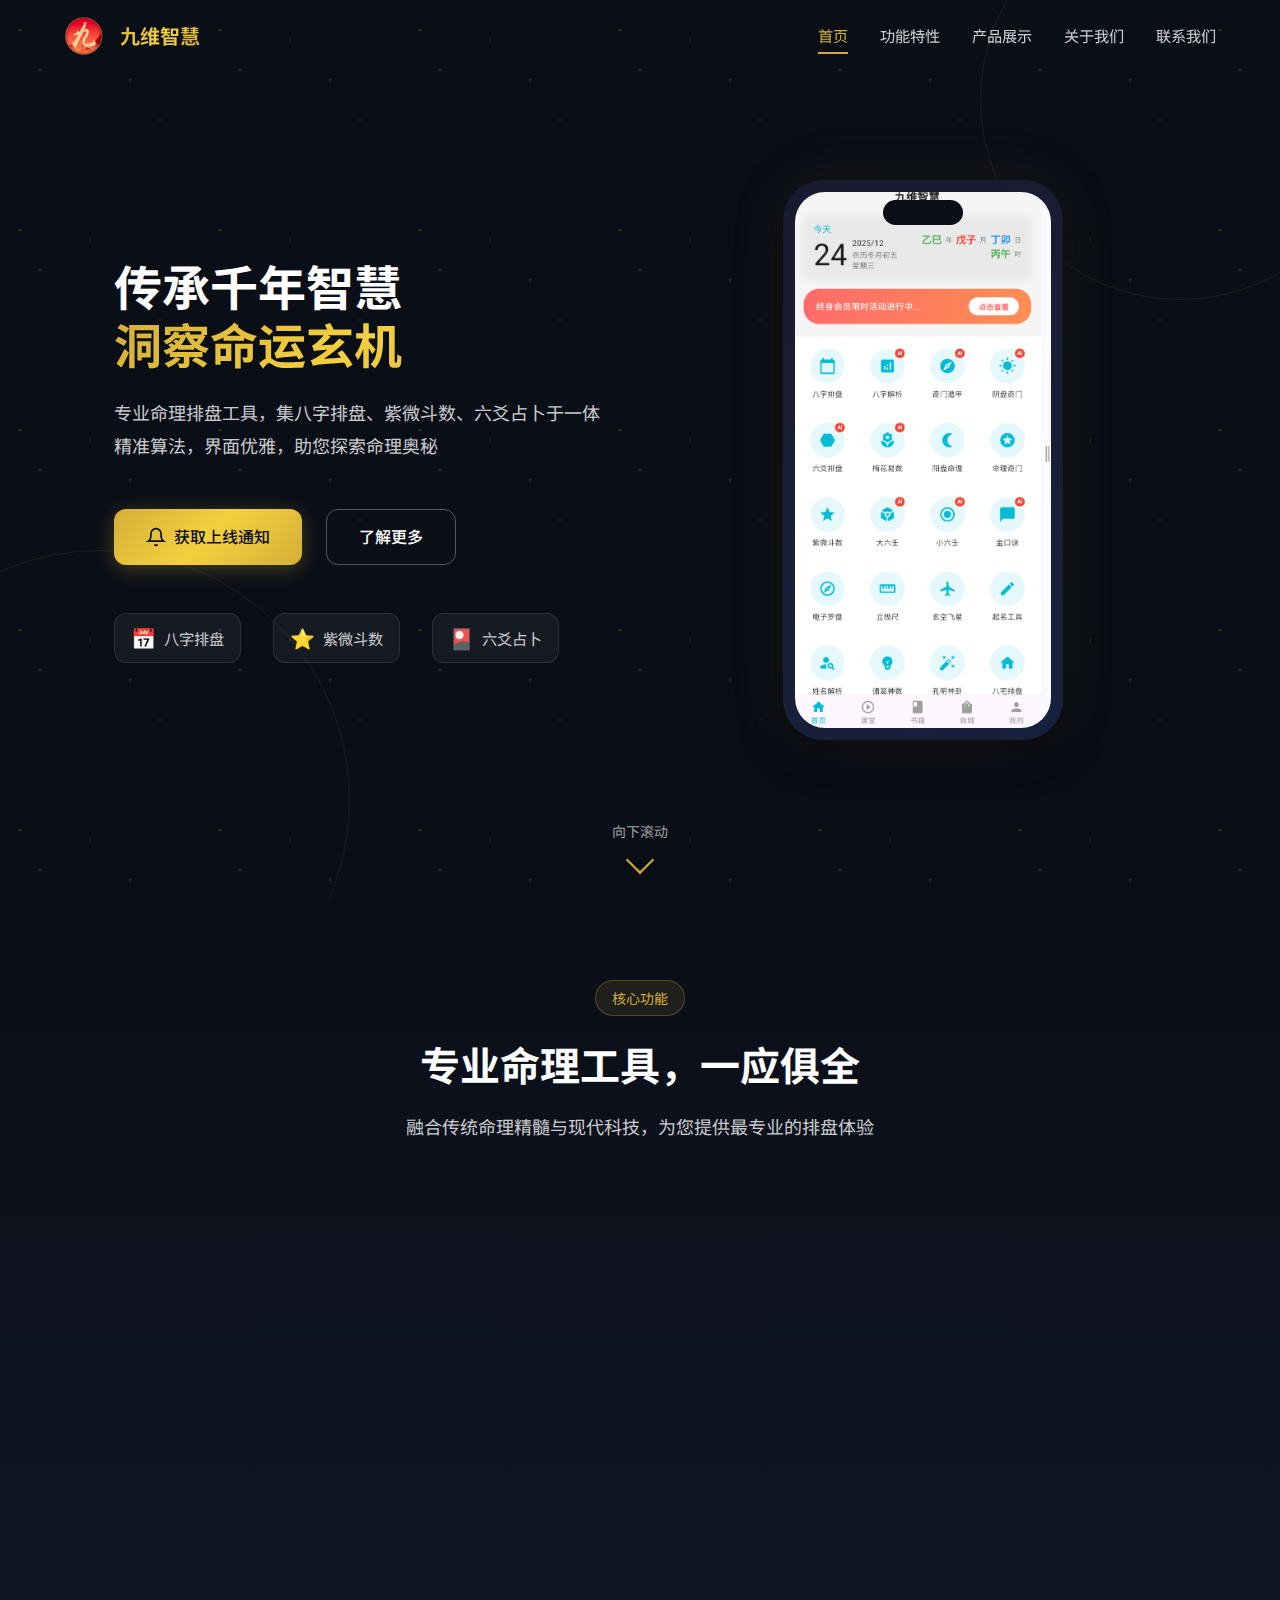
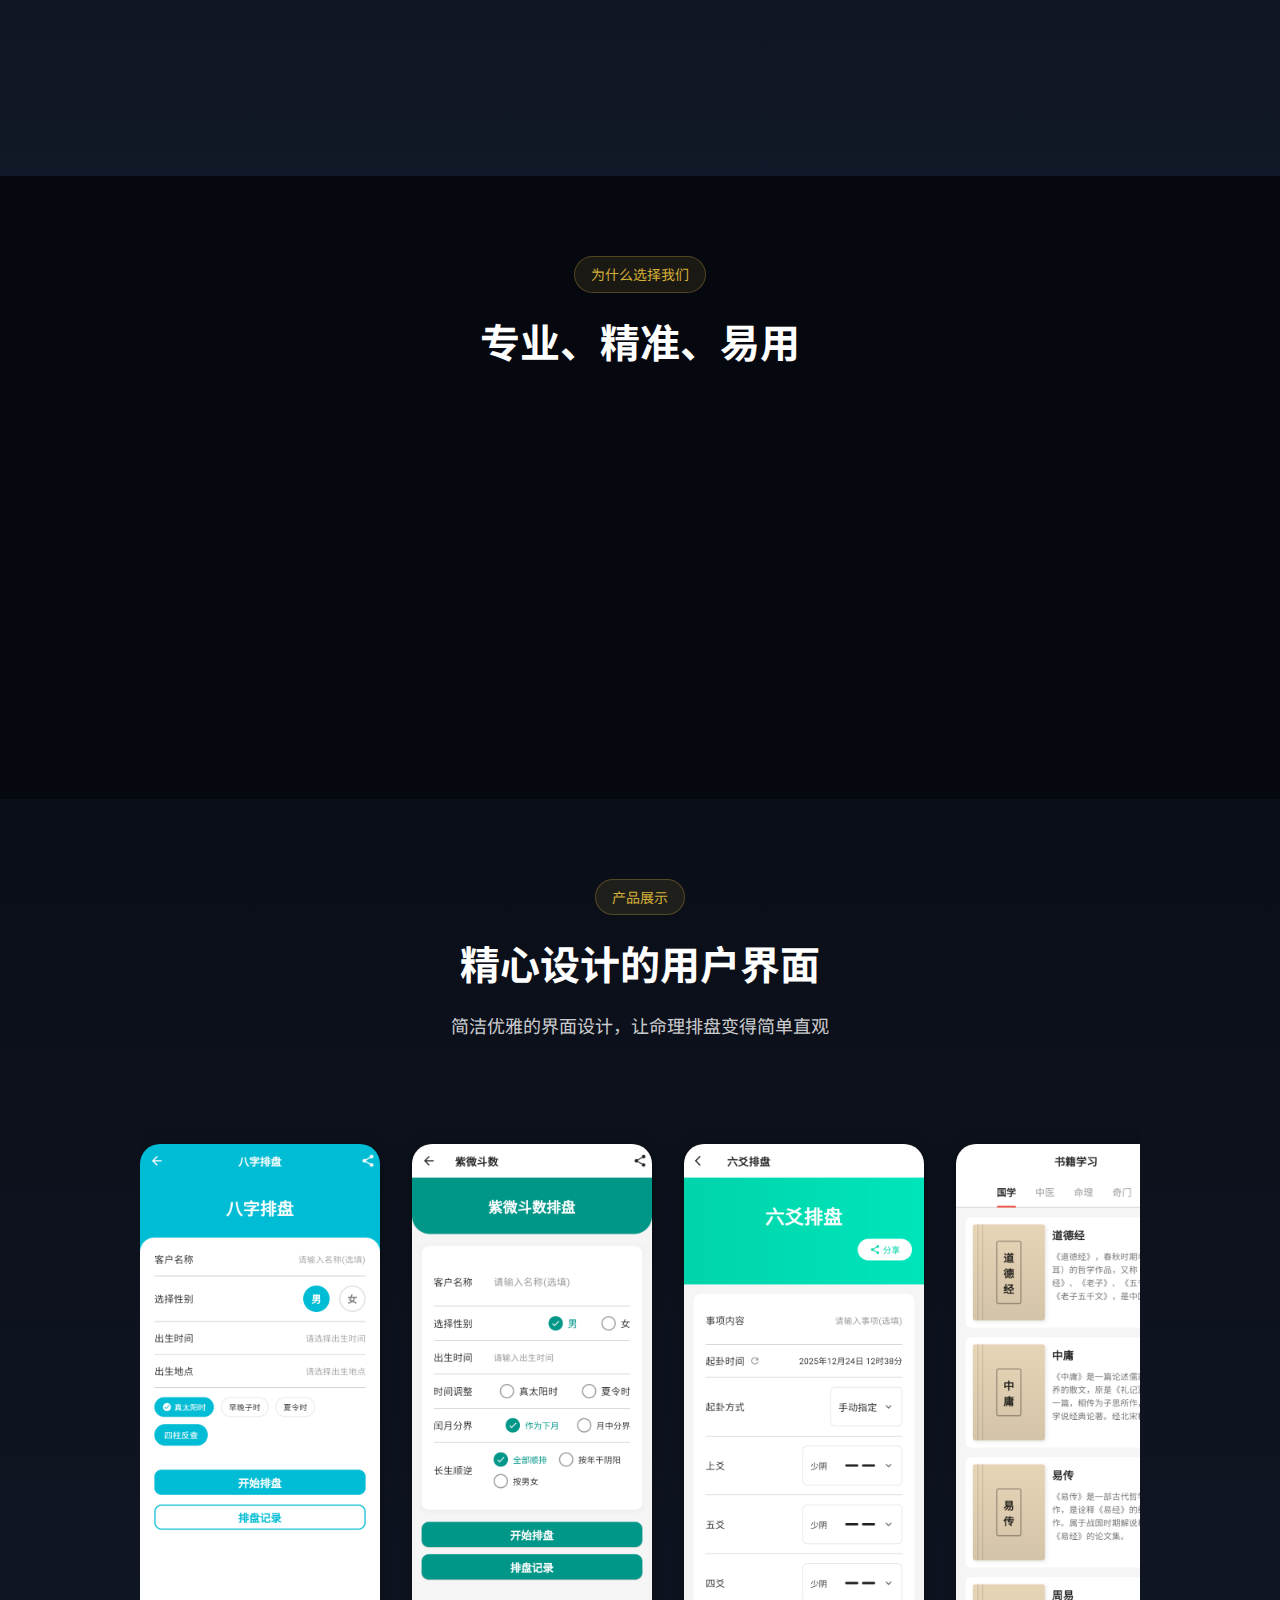
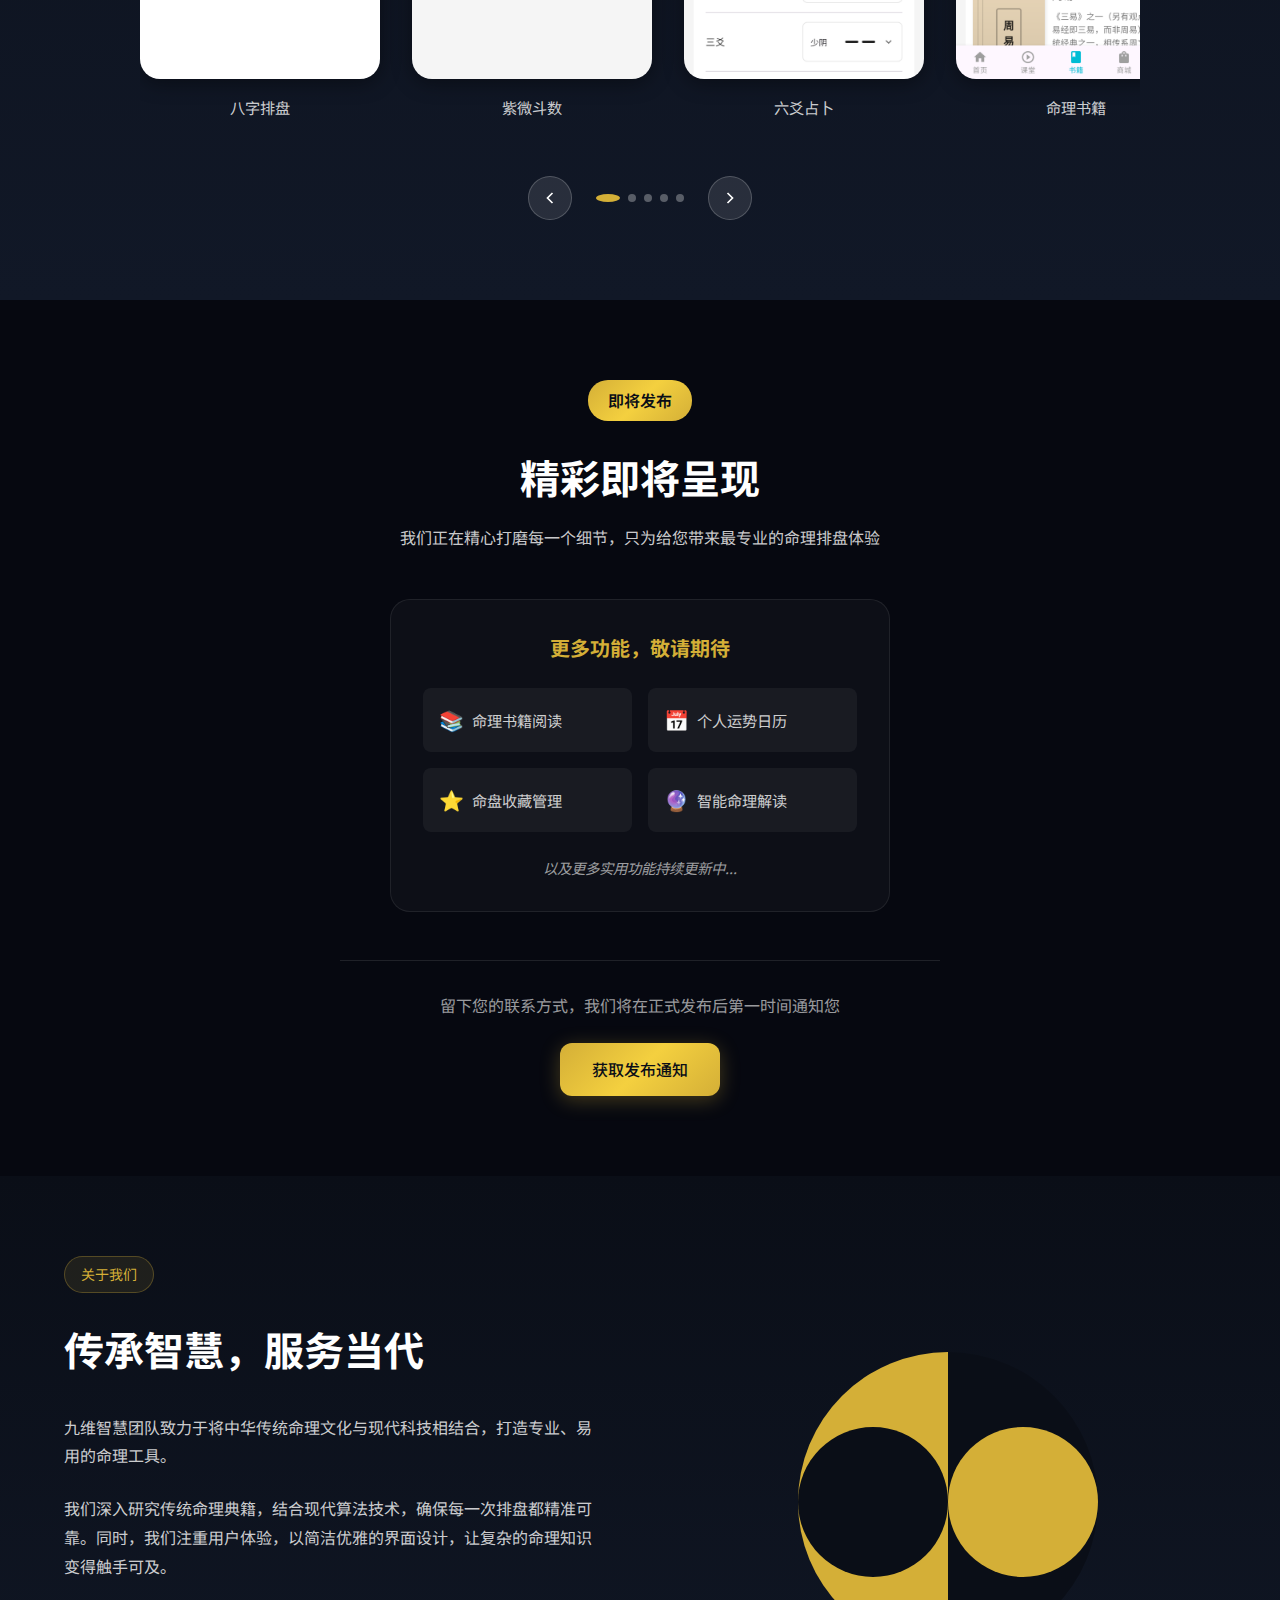
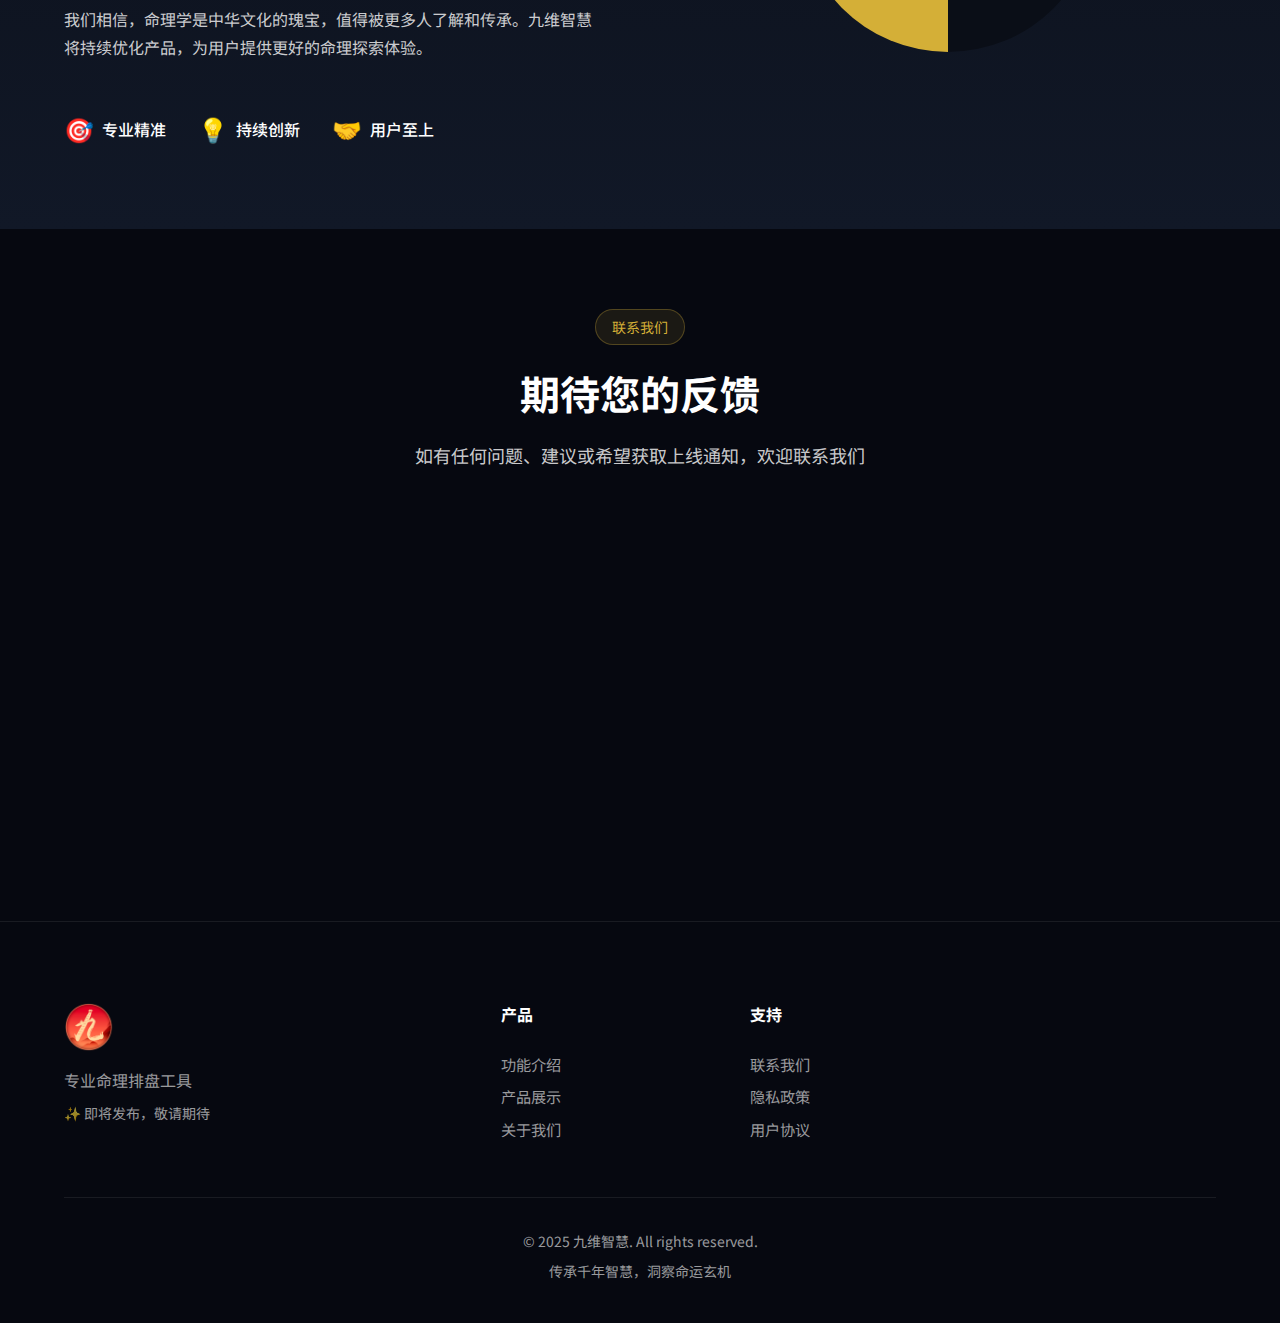
<file: index.html>
<!DOCTYPE html>
<html lang="zh-CN">
<head>
    <meta charset="UTF-8">
    <meta name="viewport" content="width=device-width, initial-scale=1.0">
    <meta name="description" content="九维智慧 - 专业的命理排盘工具，集八字排盘、紫微斗数、六爻占卜于一体，传承千年智慧，助您洞察命运玄机。">
    <meta name="keywords" content="排盘,八字,紫微斗数,六爻,命理,占卜,算命,风水">
    <title>九维智慧 - 专业命理排盘工具</title>
    <link rel="stylesheet" href="css/style.css">
    <link rel="icon" type="image/png" href="images/favicon.png">
    <!-- Google Fonts - 思源黑体 -->
    <link rel="preconnect" href="https://fonts.googleapis.com">
    <link rel="preconnect" href="https://fonts.gstatic.com" crossorigin>
    <link href="https://fonts.googleapis.com/css2?family=Noto+Sans+SC:wght@300;400;500;700&display=swap" rel="stylesheet">
</head>
<body>
    <!-- 导航栏 -->
    <nav class="navbar" id="navbar">
        <div class="nav-container">
            <a href="#" class="nav-logo">
                <img src="images/logo.png" alt="九维智慧" class="logo-img">
                <span class="logo-text">九维智慧</span>
            </a>
            <ul class="nav-menu" id="nav-menu">
                <li><a href="#home" class="nav-link active">首页</a></li>
                <li><a href="#features" class="nav-link">功能特性</a></li>
                <li><a href="#screenshots" class="nav-link">产品展示</a></li>
                <li><a href="#about" class="nav-link">关于我们</a></li>
                <li><a href="#contact" class="nav-link">联系我们</a></li>
            </ul>
            <div class="nav-toggle" id="nav-toggle">
                <span></span>
                <span></span>
                <span></span>
            </div>
        </div>
    </nav>

    <!-- Hero 首屏区域 -->
    <section class="hero" id="home">
        <div class="hero-bg">
            <div class="bagua-decoration bagua-1"></div>
            <div class="bagua-decoration bagua-2"></div>
            <div class="stars"></div>
        </div>
        <div class="hero-container">
            <div class="hero-content">
                <h1 class="hero-title">
                    <span class="title-line">传承千年智慧</span>
                    <span class="title-line highlight">洞察命运玄机</span>
                </h1>
                <p class="hero-subtitle">
                    专业命理排盘工具，集八字排盘、紫微斗数、六爻占卜于一体<br>
                    精准算法，界面优雅，助您探索命理奥秘
                </p>
                <div class="hero-buttons">
                    <a href="#contact" class="btn btn-primary">
                        <svg class="btn-icon" viewBox="0 0 24 24" fill="none" stroke="currentColor" stroke-width="2">
                            <path d="M18 8A6 6 0 0 0 6 8c0 7-3 9-3 9h18s-3-2-3-9"></path>
                            <path d="M13.73 21a2 2 0 0 1-3.46 0"></path>
                        </svg>
                        获取上线通知
                    </a>
                    <a href="#features" class="btn btn-secondary">了解更多</a>
                </div>
                <div class="hero-features-preview">
                    <div class="preview-item">
                        <span class="preview-icon">📅</span>
                        <span class="preview-text">八字排盘</span>
                    </div>
                    <div class="preview-item">
                        <span class="preview-icon">⭐</span>
                        <span class="preview-text">紫微斗数</span>
                    </div>
                    <div class="preview-item">
                        <span class="preview-icon">🎴</span>
                        <span class="preview-text">六爻占卜</span>
                    </div>
                </div>
            </div>
            <div class="hero-image">
                <div class="phone-mockup">
                    <img src="images/app-screenshot-1.png" alt="九维智慧App界面" class="phone-screen">
                </div>
            </div>
        </div>
        <div class="scroll-indicator">
            <span>向下滚动</span>
            <div class="scroll-arrow"></div>
        </div>
    </section>

    <!-- 功能特性区域 -->
    <section class="features" id="features">
        <div class="container">
            <div class="section-header">
                <span class="section-tag">核心功能</span>
                <h2 class="section-title">专业命理工具，一应俱全</h2>
                <p class="section-desc">融合传统命理精髓与现代科技，为您提供最专业的排盘体验</p>
            </div>
            <div class="features-grid">
                <!-- 八字排盘 -->
                <div class="feature-card" data-aos="fade-up">
                    <div class="feature-icon">
                        <svg viewBox="0 0 64 64" fill="none">
                            <circle cx="32" cy="32" r="28" stroke="currentColor" stroke-width="2"/>
                            <path d="M32 8v48M8 32h48" stroke="currentColor" stroke-width="2"/>
                            <circle cx="32" cy="32" r="12" stroke="currentColor" stroke-width="2"/>
                        </svg>
                    </div>
                    <h3 class="feature-title">八字排盘</h3>
                    <p class="feature-desc">精准计算四柱八字，详解十神、神煞、大运流年，深度剖析命理格局与人生走势。</p>
                    <ul class="feature-list">
                        <li>四柱八字精准排列</li>
                        <li>十神关系详细解读</li>
                        <li>大运流年运势分析</li>
                        <li>神煞吉凶全面标注</li>
                    </ul>
                </div>
                <!-- 紫微斗数 -->
                <div class="feature-card" data-aos="fade-up" data-aos-delay="100">
                    <div class="feature-icon">
                        <svg viewBox="0 0 64 64" fill="none">
                            <polygon points="32,4 4,32 32,60 60,32" stroke="currentColor" stroke-width="2" fill="none"/>
                            <circle cx="32" cy="32" r="8" stroke="currentColor" stroke-width="2"/>
                            <circle cx="32" cy="12" r="3" fill="currentColor"/>
                            <circle cx="52" cy="32" r="3" fill="currentColor"/>
                            <circle cx="32" cy="52" r="3" fill="currentColor"/>
                            <circle cx="12" cy="32" r="3" fill="currentColor"/>
                        </svg>
                    </div>
                    <h3 class="feature-title">紫微斗数</h3>
                    <p class="feature-desc">完整呈现紫微命盘十二宫位，详解主星、辅星、四化飞星，揭示人生各方面运势。</p>
                    <ul class="feature-list">
                        <li>十二宫位完整排列</li>
                        <li>主星辅星详细标注</li>
                        <li>四化飞星精准计算</li>
                        <li>流年流月运势预测</li>
                    </ul>
                </div>
                <!-- 六爻占卜 -->
                <div class="feature-card" data-aos="fade-up" data-aos-delay="200">
                    <div class="feature-icon">
                        <svg viewBox="0 0 64 64" fill="none">
                            <line x1="12" y1="12" x2="52" y2="12" stroke="currentColor" stroke-width="4"/>
                            <line x1="12" y1="22" x2="28" y2="22" stroke="currentColor" stroke-width="4"/>
                            <line x1="36" y1="22" x2="52" y2="22" stroke="currentColor" stroke-width="4"/>
                            <line x1="12" y1="32" x2="52" y2="32" stroke="currentColor" stroke-width="4"/>
                            <line x1="12" y1="42" x2="28" y2="42" stroke="currentColor" stroke-width="4"/>
                            <line x1="36" y1="42" x2="52" y2="42" stroke="currentColor" stroke-width="4"/>
                            <line x1="12" y1="52" x2="52" y2="52" stroke="currentColor" stroke-width="4"/>
                        </svg>
                    </div>
                    <h3 class="feature-title">六爻占卜</h3>
                    <p class="feature-desc">支持手动起卦与时间起卦，自动装卦配六亲、世应、六神，提供专业断卦参考。</p>
                    <ul class="feature-list">
                        <li>多种起卦方式支持</li>
                        <li>自动装卦六亲世应</li>
                        <li>动爻变爻精准标注</li>
                        <li>卦象解读参考建议</li>
                    </ul>
                </div>
                <!-- 综合命理 -->
                <div class="feature-card" data-aos="fade-up" data-aos-delay="300">
                    <div class="feature-icon">
                        <svg viewBox="0 0 64 64" fill="none">
                            <circle cx="32" cy="32" r="28" stroke="currentColor" stroke-width="2"/>
                            <path d="M32 4 C20 20, 20 44, 32 60 C44 44, 44 20, 32 4" stroke="currentColor" stroke-width="2"/>
                            <ellipse cx="32" cy="32" rx="28" ry="12" stroke="currentColor" stroke-width="2"/>
                        </svg>
                    </div>
                    <h3 class="feature-title">更多功能</h3>
                    <p class="feature-desc">持续更新的命理工具集，包含黄历查询、吉日选择、姓名分析等实用功能。</p>
                    <ul class="feature-list">
                        <li>万年历黄历查询</li>
                        <li>吉日吉时精选</li>
                        <li>五行属性分析</li>
                        <li>更多功能持续更新</li>
                    </ul>
                </div>
            </div>
        </div>
    </section>

    <!-- 产品优势区域 -->
    <section class="advantages">
        <div class="container">
            <div class="section-header">
                <span class="section-tag">为什么选择我们</span>
                <h2 class="section-title">专业、精准、易用</h2>
            </div>
            <div class="advantages-grid">
                <div class="advantage-item">
                    <div class="advantage-number">01</div>
                    <h4>算法精准</h4>
                    <p>基于传统命理典籍，结合现代计算技术，确保排盘结果准确无误</p>
                </div>
                <div class="advantage-item">
                    <div class="advantage-number">02</div>
                    <h4>界面优雅</h4>
                    <p>现代简约设计风格，融入传统文化元素，操作直观流畅</p>
                </div>
                <div class="advantage-item">
                    <div class="advantage-number">03</div>
                    <h4>功能全面</h4>
                    <p>八字、紫微、六爻等多种命理工具，满足不同需求</p>
                </div>
                <div class="advantage-item">
                    <div class="advantage-number">04</div>
                    <h4>持续更新</h4>
                    <p>定期更新优化，不断完善功能，提供更好的使用体验</p>
                </div>
            </div>
        </div>
    </section>

    <!-- 产品截图展示区域 -->
    <section class="screenshots" id="screenshots">
        <div class="container">
            <div class="section-header">
                <span class="section-tag">产品展示</span>
                <h2 class="section-title">精心设计的用户界面</h2>
                <p class="section-desc">简洁优雅的界面设计，让命理排盘变得简单直观</p>
            </div>
            <div class="screenshots-slider">
                <div class="slider-container" id="slider-container">
                    <div class="screenshot-item">
                        <img src="images/screenshot-1.png" alt="八字排盘界面">
                        <div class="screenshot-caption">八字排盘</div>
                    </div>
                    <div class="screenshot-item">
                        <img src="images/screenshot-2.png" alt="紫微斗数界面">
                        <div class="screenshot-caption">紫微斗数</div>
                    </div>
                    <div class="screenshot-item">
                        <img src="images/screenshot-3.png" alt="六爻占卜界面">
                        <div class="screenshot-caption">六爻占卜</div>
                    </div>
                    <div class="screenshot-item">
                        <img src="images/screenshot-4.png" alt="命理书籍界面">
                        <div class="screenshot-caption">命理书籍</div>
                    </div>
                    <div class="screenshot-item text-only">
                        <div class="more-features-text">
                            <h4>更多功能</h4>
                            <ul>
                                <li>万年历黄历查询</li>
                                <li>吉日吉时精选</li>
                                <li>五行属性分析</li>
                                <li>持续更新中...</li>
                            </ul>
                        </div>
                        <div class="screenshot-caption">更多功能</div>
                    </div>
                </div>
                <div class="slider-controls">
                    <button class="slider-btn prev" id="slider-prev">
                        <svg viewBox="0 0 24 24" fill="none" stroke="currentColor" stroke-width="2">
                            <polyline points="15 18 9 12 15 6"></polyline>
                        </svg>
                    </button>
                    <div class="slider-dots" id="slider-dots"></div>
                    <button class="slider-btn next" id="slider-next">
                        <svg viewBox="0 0 24 24" fill="none" stroke="currentColor" stroke-width="2">
                            <polyline points="9 18 15 12 9 6"></polyline>
                        </svg>
                    </button>
                </div>
            </div>
        </div>
    </section>

    <!-- 即将发布区域 -->
    <section class="download" id="download">
        <div class="container">
            <div class="download-content">
                <div class="coming-soon-badge">即将发布</div>
                <h2 class="download-title">精彩即将呈现</h2>
                <p class="download-desc">我们正在精心打磨每一个细节，只为给您带来最专业的命理排盘体验</p>
                <div class="upcoming-features">
                    <h3>更多功能，敬请期待</h3>
                    <div class="upcoming-list">
                        <div class="upcoming-item">
                            <span class="upcoming-icon">📚</span>
                            <span>命理书籍阅读</span>
                        </div>
                        <div class="upcoming-item">
                            <span class="upcoming-icon">📅</span>
                            <span>个人运势日历</span>
                        </div>
                        <div class="upcoming-item">
                            <span class="upcoming-icon">⭐</span>
                            <span>命盘收藏管理</span>
                        </div>
                        <div class="upcoming-item">
                            <span class="upcoming-icon">🔮</span>
                            <span>智能命理解读</span>
                        </div>
                    </div>
                    <p class="upcoming-more">以及更多实用功能持续更新中...</p>
                </div>
                <div class="notify-section">
                    <p>留下您的联系方式，我们将在正式发布后第一时间通知您</p>
                    <a href="#contact" class="btn btn-primary">获取发布通知</a>
                </div>
            </div>
        </div>
    </section>

    <!-- 关于我们 -->
    <section class="about" id="about">
        <div class="container">
            <div class="about-content">
                <div class="about-text">
                    <span class="section-tag">关于我们</span>
                    <h2 class="section-title">传承智慧，服务当代</h2>
                    <p>九维智慧团队致力于将中华传统命理文化与现代科技相结合，打造专业、易用的命理工具。</p>
                    <p>我们深入研究传统命理典籍，结合现代算法技术，确保每一次排盘都精准可靠。同时，我们注重用户体验，以简洁优雅的界面设计，让复杂的命理知识变得触手可及。</p>
                    <p>我们相信，命理学是中华文化的瑰宝，值得被更多人了解和传承。九维智慧将持续优化产品，为用户提供更好的命理探索体验。</p>
                    <div class="about-values">
                        <div class="value-item">
                            <span class="value-icon">🎯</span>
                            <span class="value-text">专业精准</span>
                        </div>
                        <div class="value-item">
                            <span class="value-icon">💡</span>
                            <span class="value-text">持续创新</span>
                        </div>
                        <div class="value-item">
                            <span class="value-icon">🤝</span>
                            <span class="value-text">用户至上</span>
                        </div>
                    </div>
                </div>
                <div class="about-image">
                    <div class="about-decoration">
                        <div class="taiji-symbol"></div>
                    </div>
                </div>
            </div>
        </div>
    </section>

    <!-- 联系我们 -->
    <section class="contact" id="contact">
        <div class="container">
            <div class="section-header">
                <span class="section-tag">联系我们</span>
                <h2 class="section-title">期待您的反馈</h2>
                <p class="section-desc">如有任何问题、建议或希望获取上线通知，欢迎联系我们</p>
            </div>
            <div class="contact-single">
                <div class="contact-item large">
                    <div class="contact-icon">
                        <svg viewBox="0 0 24 24" fill="none" stroke="currentColor" stroke-width="2">
                            <path d="M4 4h16c1.1 0 2 .9 2 2v12c0 1.1-.9 2-2 2H4c-1.1 0-2-.9-2-2V6c0-1.1.9-2 2-2z"></path>
                            <polyline points="22,6 12,13 2,6"></polyline>
                        </svg>
                    </div>
                    <h4>电子邮箱</h4>
                    <p class="contact-email">15690320429@163.com</p>
                    <p class="contact-note">发送邮件时请注明"九维智慧"，我们会尽快回复</p>
                </div>
            </div>
        </div>
    </section>

    <!-- 页脚 -->
    <footer class="footer">
        <div class="container">
            <div class="footer-content">
                <div class="footer-brand">
                    <img src="images/logo.png" alt="九维智慧" class="footer-logo">
                    <p>专业命理排盘工具</p>
                    <p class="footer-status">✨ 即将发布，敬请期待</p>
                </div>
                <div class="footer-links">
                    <div class="footer-column">
                        <h5>产品</h5>
                        <a href="#features">功能介绍</a>
                        <a href="#screenshots">产品展示</a>
                        <a href="#about">关于我们</a>
                    </div>
                    <div class="footer-column">
                        <h5>支持</h5>
                        <a href="#contact">联系我们</a>
                        <a href="privacy.html">隐私政策</a>
                        <a href="terms.html">用户协议</a>
                    </div>
                </div>
            </div>
            <div class="footer-bottom">
                <p>&copy; 2025 九维智慧. All rights reserved.</p>
                <p>传承千年智慧，洞察命运玄机</p>
            </div>
        </div>
    </footer>

    <script src="js/main.js"></script>
</body>
</html>
</file>
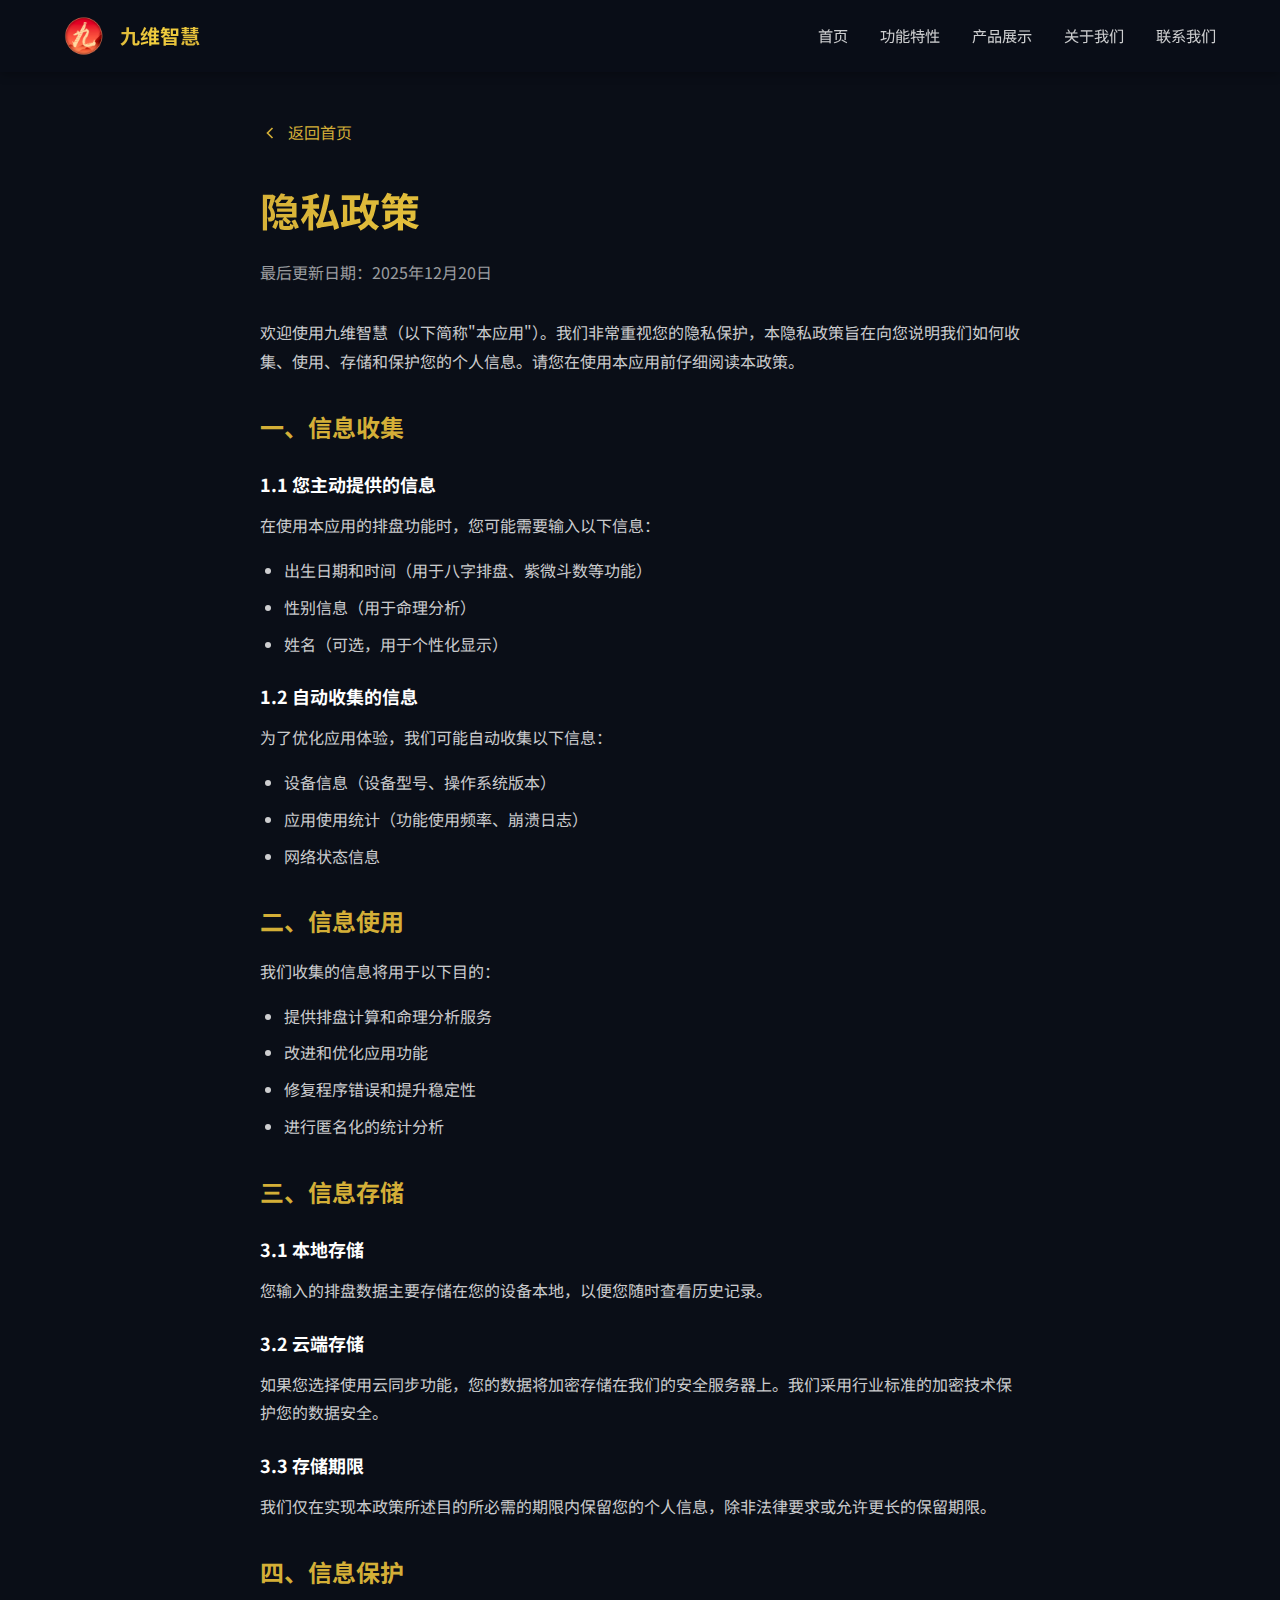
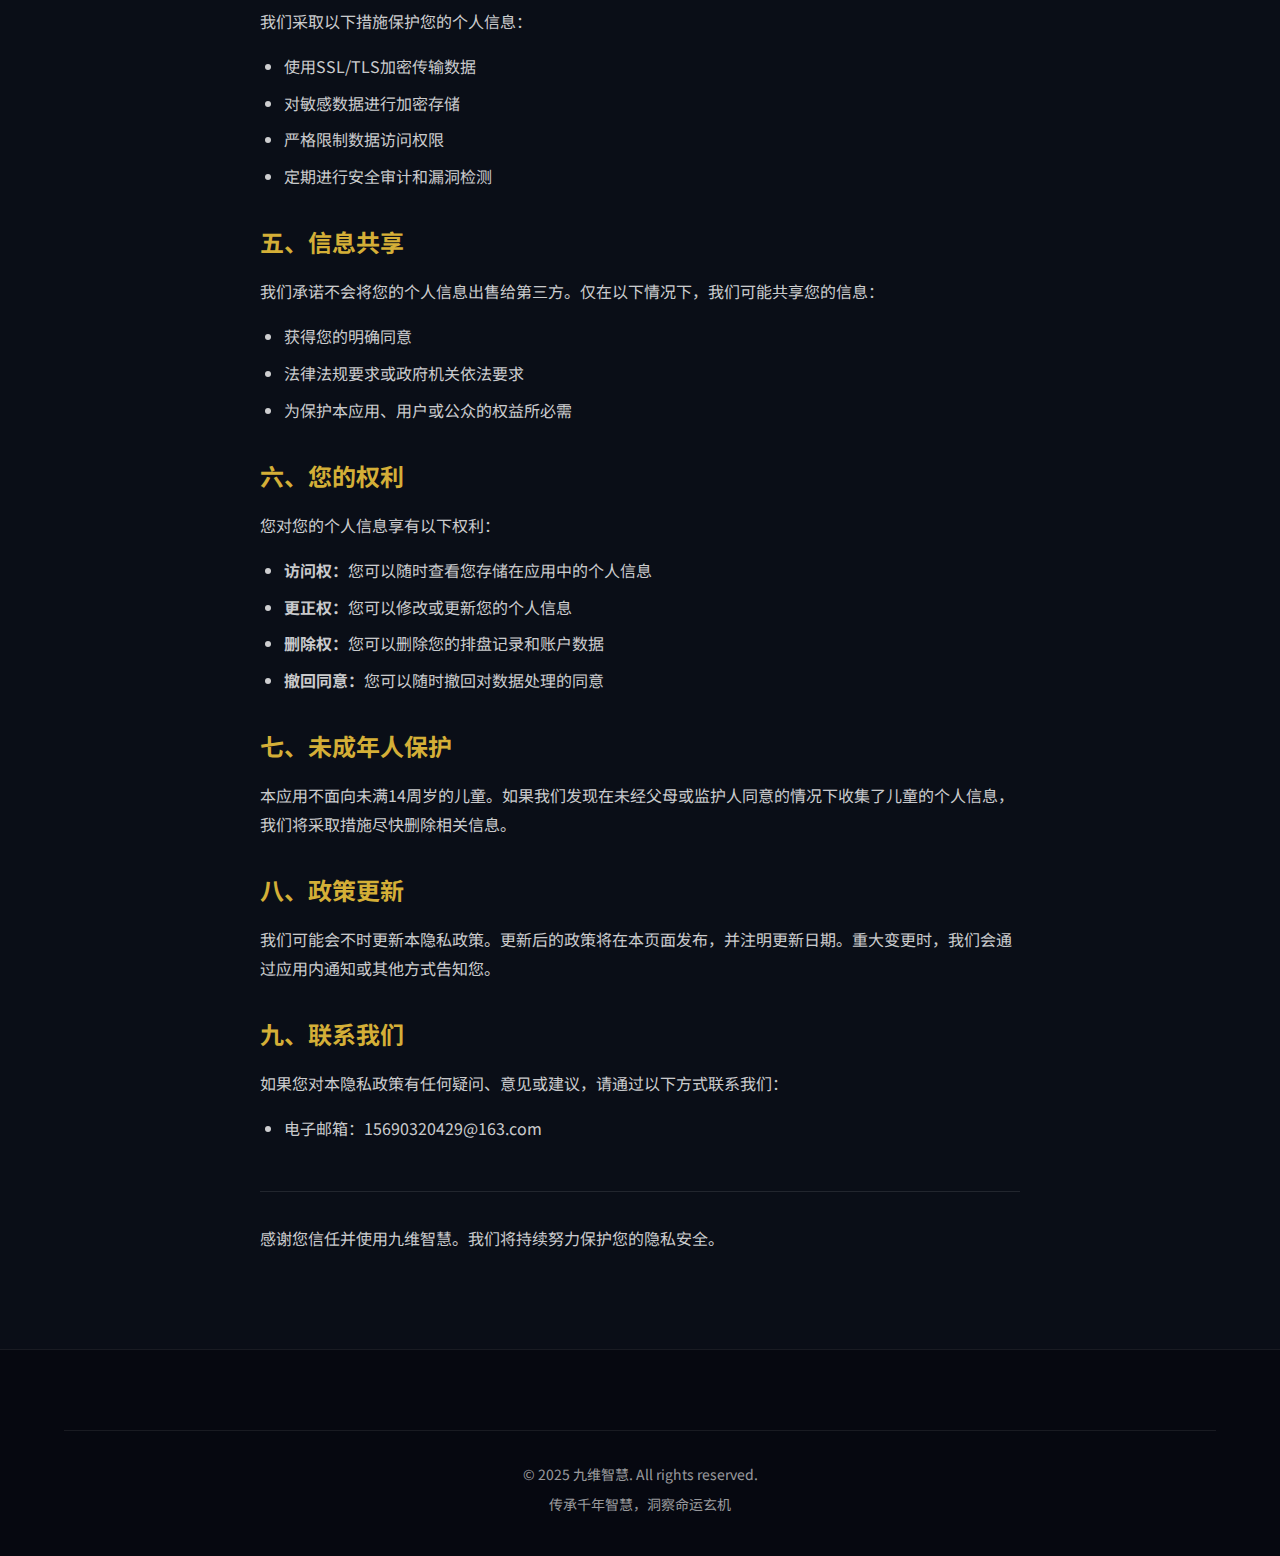
<file: privacy.html>
<!DOCTYPE html>
<html lang="zh-CN">
<head>
    <meta charset="UTF-8">
    <meta name="viewport" content="width=device-width, initial-scale=1.0">
    <meta name="description" content="九维智慧隐私政策">
    <title>隐私政策 - 九维智慧</title>
    <link rel="stylesheet" href="css/style.css">
    <link rel="icon" type="image/png" href="images/favicon.png">
    <link rel="preconnect" href="https://fonts.googleapis.com">
    <link rel="preconnect" href="https://fonts.gstatic.com" crossorigin>
    <link href="https://fonts.googleapis.com/css2?family=Noto+Sans+SC:wght@300;400;500;700&display=swap" rel="stylesheet">
    <style>
        .legal-page { padding: 120px 0 80px; min-height: 100vh; }
        .legal-content { max-width: 800px; margin: 0 auto; padding: 0 20px; }
        .legal-content h1 { font-size: 2.5rem; margin-bottom: 1rem; background: var(--gradient-gold); -webkit-background-clip: text; -webkit-text-fill-color: transparent; background-clip: text; }
        .legal-content .update-date { color: var(--text-muted); margin-bottom: 2rem; }
        .legal-content h2 { font-size: 1.5rem; margin: 2rem 0 1rem; color: var(--accent-gold); }
        .legal-content h3 { font-size: 1.125rem; margin: 1.5rem 0 0.75rem; }
        .legal-content p { color: var(--text-secondary); line-height: 1.8; margin-bottom: 1rem; }
        .legal-content ul { margin: 1rem 0; padding-left: 1.5rem; }
        .legal-content li { color: var(--text-secondary); line-height: 1.8; margin-bottom: 0.5rem; list-style: disc; }
        .back-link { display: inline-flex; align-items: center; gap: 0.5rem; color: var(--accent-gold); margin-bottom: 2rem; }
        .back-link:hover { text-decoration: underline; }
    </style>
</head>
<body>
    <nav class="navbar scrolled" id="navbar">
        <div class="nav-container">
            <a href="index.html" class="nav-logo">
                <img src="images/logo.png" alt="九维智慧" class="logo-img">
                <span class="logo-text">九维智慧</span>
            </a>
            <ul class="nav-menu" id="nav-menu">
                <li><a href="index.html" class="nav-link">首页</a></li>
                <li><a href="index.html#features" class="nav-link">功能特性</a></li>
                <li><a href="index.html#screenshots" class="nav-link">产品展示</a></li>
                <li><a href="index.html#about" class="nav-link">关于我们</a></li>
                <li><a href="index.html#contact" class="nav-link">联系我们</a></li>
            </ul>
            <div class="nav-toggle" id="nav-toggle"><span></span><span></span><span></span></div>
        </div>
    </nav>
    <section class="legal-page">
        <div class="legal-content">
            <a href="index.html" class="back-link">
                <svg width="20" height="20" viewBox="0 0 24 24" fill="none" stroke="currentColor" stroke-width="2"><polyline points="15 18 9 12 15 6"></polyline></svg>
                返回首页
            </a>
            <h1>隐私政策</h1>
            <p class="update-date">最后更新日期：2025年12月20日</p>
            <p>欢迎使用九维智慧（以下简称"本应用"）。我们非常重视您的隐私保护，本隐私政策旨在向您说明我们如何收集、使用、存储和保护您的个人信息。请您在使用本应用前仔细阅读本政策。</p>
            <h2>一、信息收集</h2>
            <h3>1.1 您主动提供的信息</h3>
            <p>在使用本应用的排盘功能时，您可能需要输入以下信息：</p>
            <ul>
                <li>出生日期和时间（用于八字排盘、紫微斗数等功能）</li>
                <li>性别信息（用于命理分析）</li>
                <li>姓名（可选，用于个性化显示）</li>
            </ul>
            <h3>1.2 自动收集的信息</h3>
            <p>为了优化应用体验，我们可能自动收集以下信息：</p>
            <ul>
                <li>设备信息（设备型号、操作系统版本）</li>
                <li>应用使用统计（功能使用频率、崩溃日志）</li>
                <li>网络状态信息</li>
            </ul>
            <h2>二、信息使用</h2>
            <p>我们收集的信息将用于以下目的：</p>
            <ul>
                <li>提供排盘计算和命理分析服务</li>
                <li>改进和优化应用功能</li>
                <li>修复程序错误和提升稳定性</li>
                <li>进行匿名化的统计分析</li>
            </ul>
            <h2>三、信息存储</h2>
            <h3>3.1 本地存储</h3>
            <p>您输入的排盘数据主要存储在您的设备本地，以便您随时查看历史记录。</p>
            <h3>3.2 云端存储</h3>
            <p>如果您选择使用云同步功能，您的数据将加密存储在我们的安全服务器上。我们采用行业标准的加密技术保护您的数据安全。</p>
            <h3>3.3 存储期限</h3>
            <p>我们仅在实现本政策所述目的所必需的期限内保留您的个人信息，除非法律要求或允许更长的保留期限。</p>
            <h2>四、信息保护</h2>
            <p>我们采取以下措施保护您的个人信息：</p>
            <ul>
                <li>使用SSL/TLS加密传输数据</li>
                <li>对敏感数据进行加密存储</li>
                <li>严格限制数据访问权限</li>
                <li>定期进行安全审计和漏洞检测</li>
            </ul>
            <h2>五、信息共享</h2>
            <p>我们承诺不会将您的个人信息出售给第三方。仅在以下情况下，我们可能共享您的信息：</p>
            <ul>
                <li>获得您的明确同意</li>
                <li>法律法规要求或政府机关依法要求</li>
                <li>为保护本应用、用户或公众的权益所必需</li>
            </ul>
            <h2>六、您的权利</h2>
            <p>您对您的个人信息享有以下权利：</p>
            <ul>
                <li><strong>访问权：</strong>您可以随时查看您存储在应用中的个人信息</li>
                <li><strong>更正权：</strong>您可以修改或更新您的个人信息</li>
                <li><strong>删除权：</strong>您可以删除您的排盘记录和账户数据</li>
                <li><strong>撤回同意：</strong>您可以随时撤回对数据处理的同意</li>
            </ul>
            <h2>七、未成年人保护</h2>
            <p>本应用不面向未满14周岁的儿童。如果我们发现在未经父母或监护人同意的情况下收集了儿童的个人信息，我们将采取措施尽快删除相关信息。</p>
            <h2>八、政策更新</h2>
            <p>我们可能会不时更新本隐私政策。更新后的政策将在本页面发布，并注明更新日期。重大变更时，我们会通过应用内通知或其他方式告知您。</p>
            <h2>九、联系我们</h2>
            <p>如果您对本隐私政策有任何疑问、意见或建议，请通过以下方式联系我们：</p>
            <ul>
                <li>电子邮箱：15690320429@163.com</li>
            </ul>
            <p style="margin-top: 3rem; padding-top: 2rem; border-top: 1px solid rgba(255,255,255,0.1);">
                感谢您信任并使用九维智慧。我们将持续努力保护您的隐私安全。
            </p>
        </div>
    </section>
    <footer class="footer">
        <div class="container">
            <div class="footer-bottom">
                <p>&copy; 2025 九维智慧. All rights reserved.</p>
                <p>传承千年智慧，洞察命运玄机</p>
            </div>
        </div>
    </footer>
    <script src="js/main.js"></script>
</body>
</html>
</file>
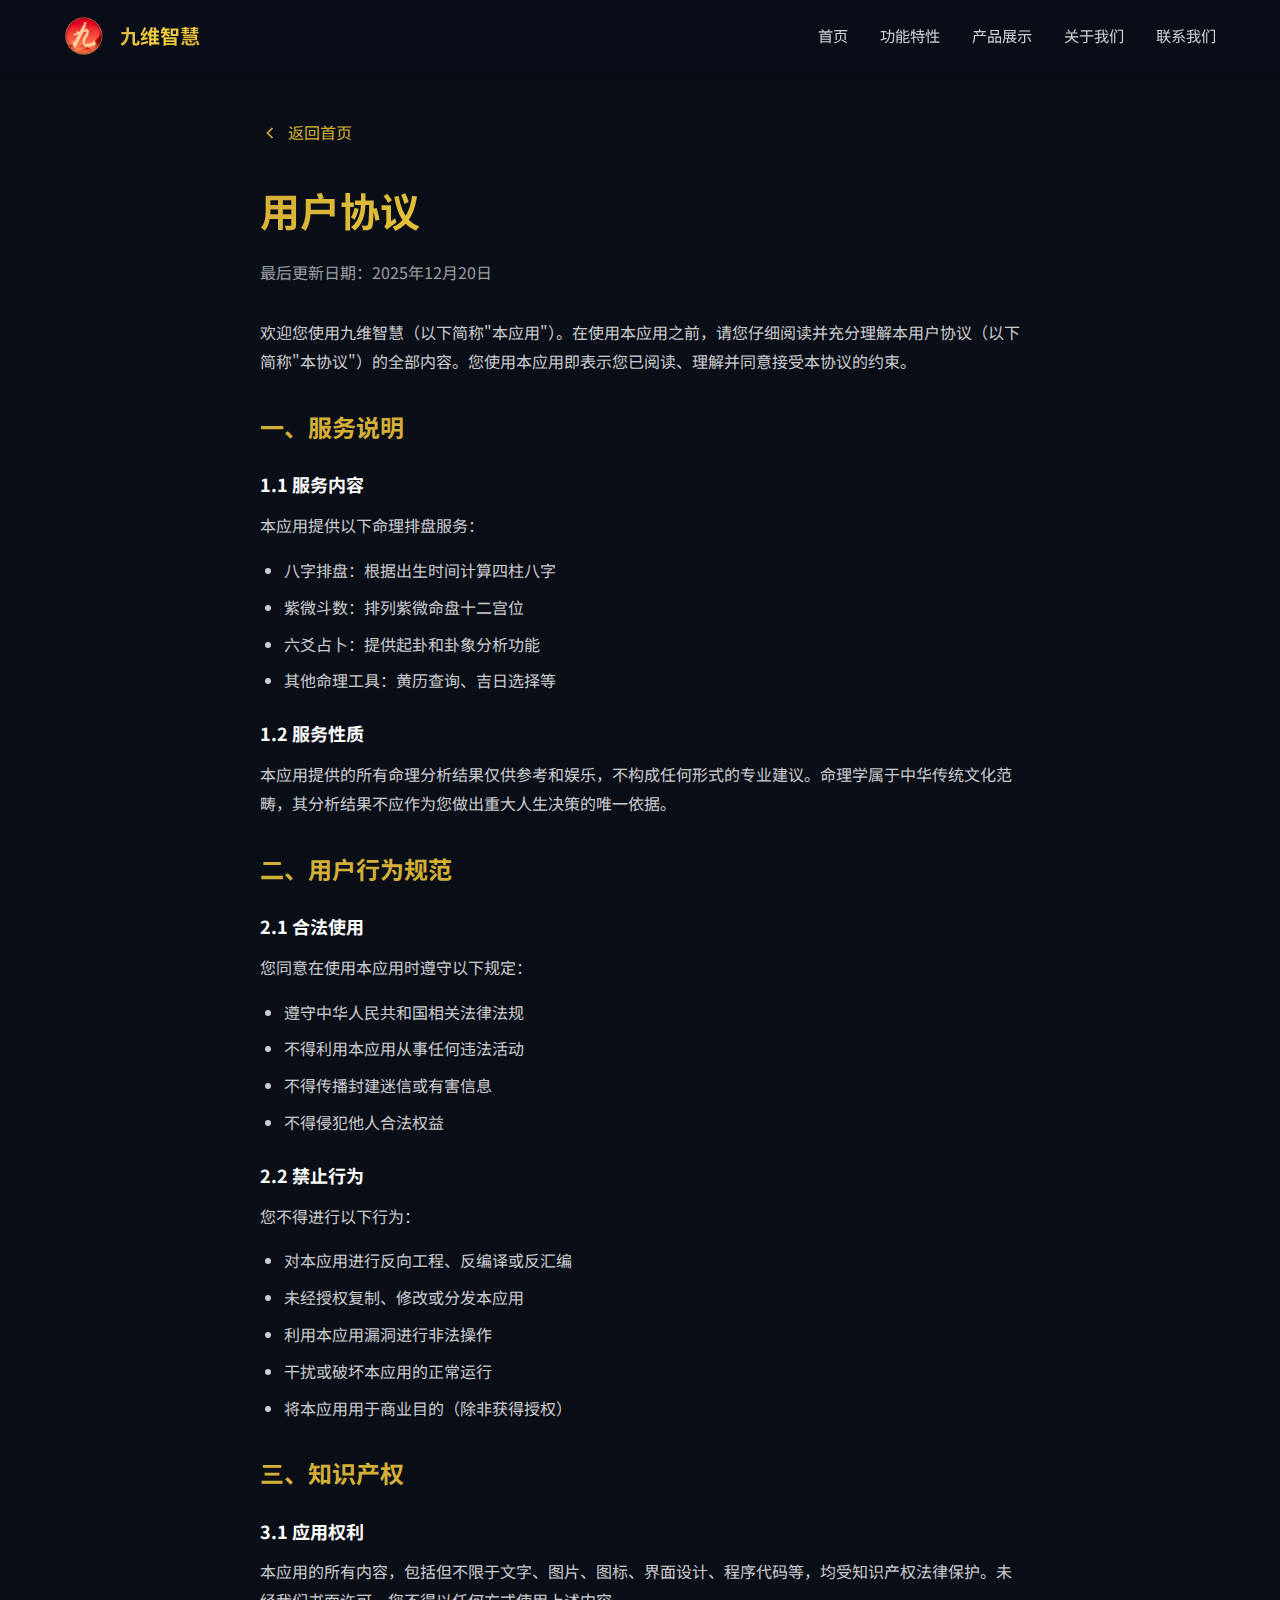
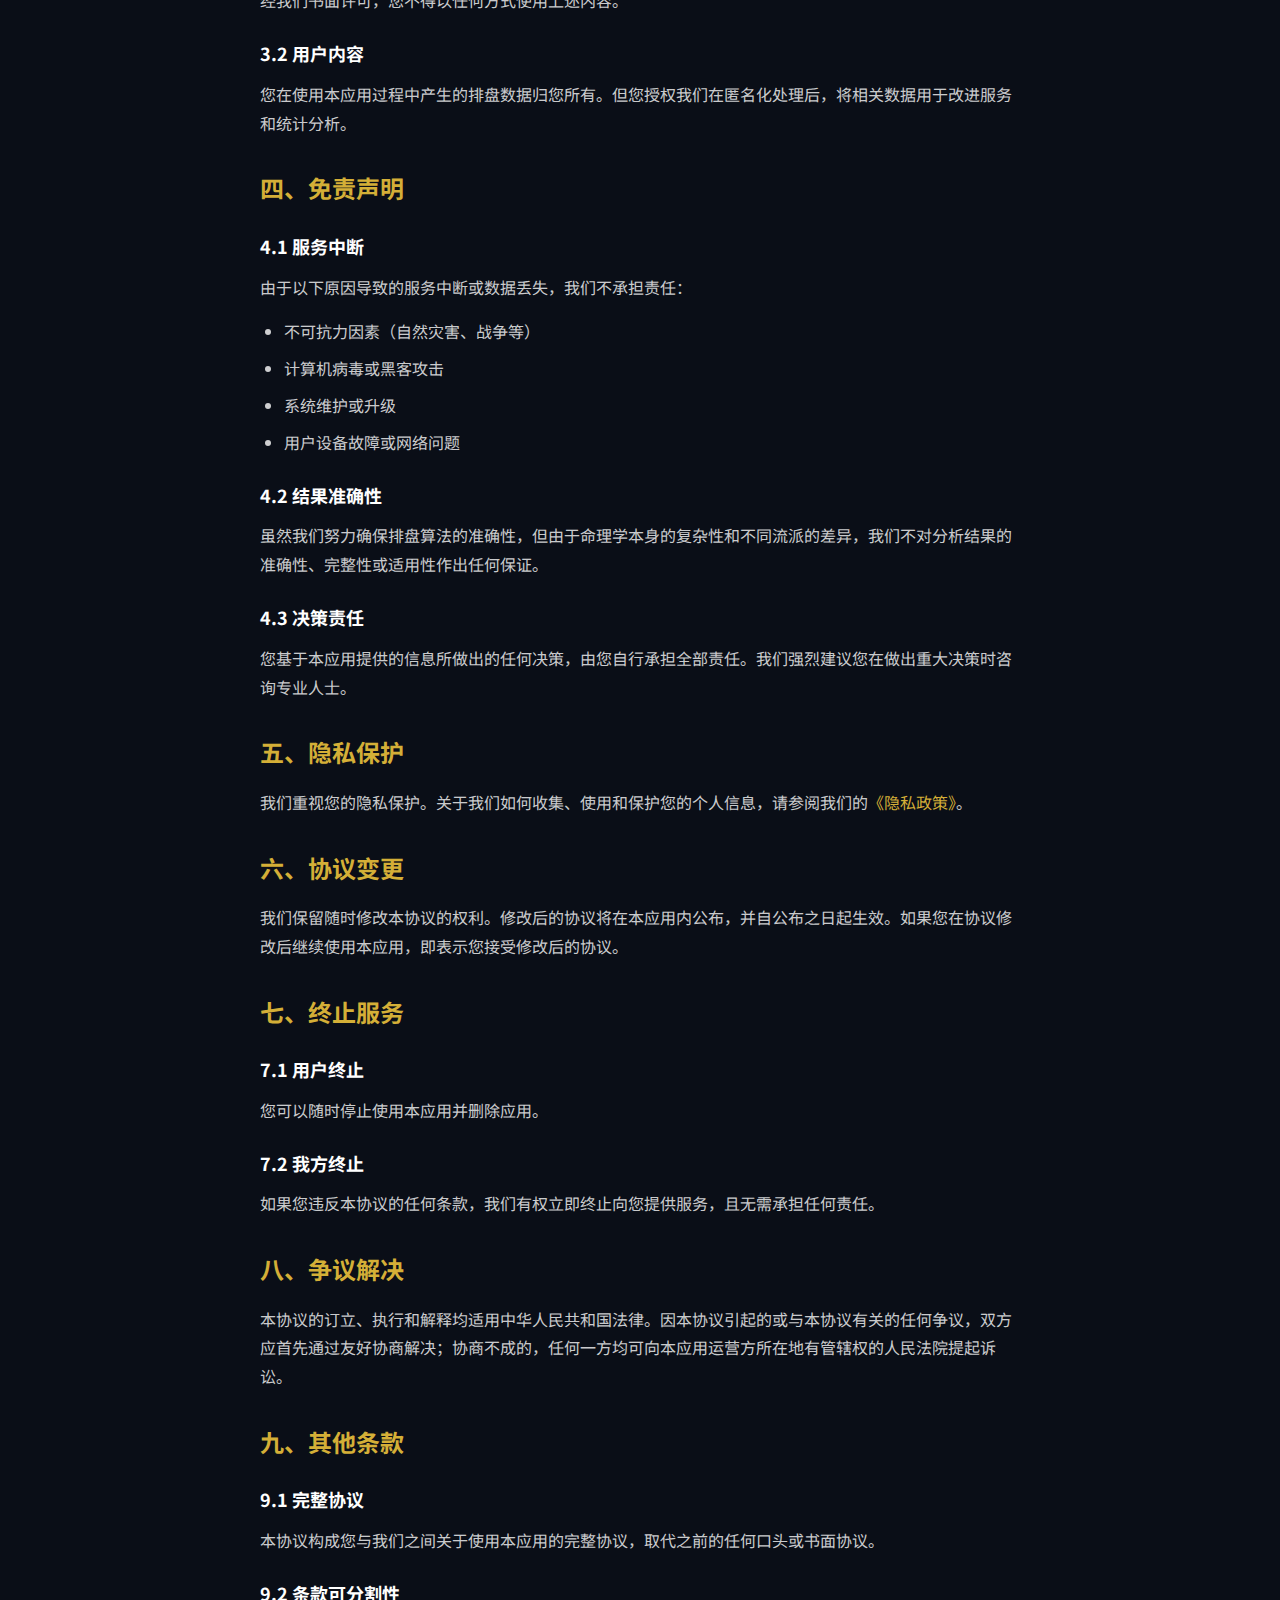
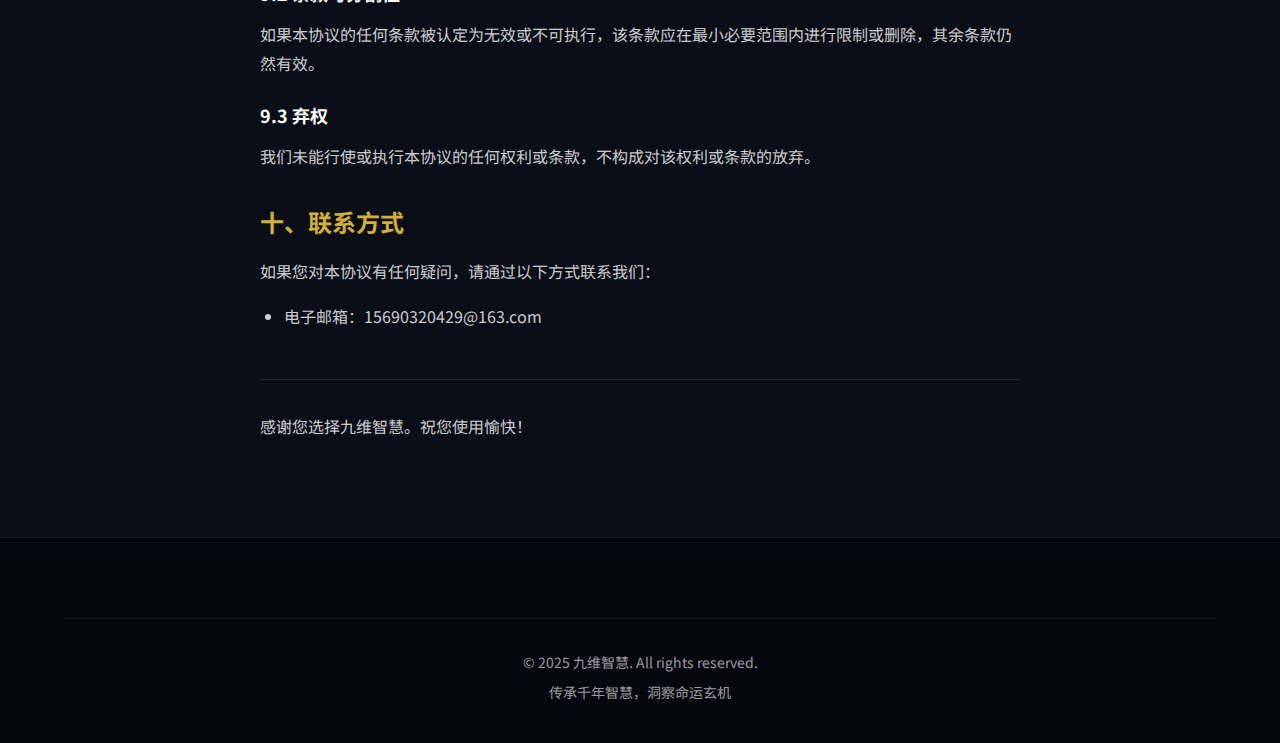
<file: terms.html>
<!DOCTYPE html>
<html lang="zh-CN">
<head>
    <meta charset="UTF-8">
    <meta name="viewport" content="width=device-width, initial-scale=1.0">
    <meta name="description" content="九维智慧用户协议">
    <title>用户协议 - 九维智慧</title>
    <link rel="stylesheet" href="css/style.css">
    <link rel="icon" type="image/png" href="images/favicon.png">
    <link rel="preconnect" href="https://fonts.googleapis.com">
    <link rel="preconnect" href="https://fonts.gstatic.com" crossorigin>
    <link href="https://fonts.googleapis.com/css2?family=Noto+Sans+SC:wght@300;400;500;700&display=swap" rel="stylesheet">
    <style>
        .legal-page { padding: 120px 0 80px; min-height: 100vh; }
        .legal-content { max-width: 800px; margin: 0 auto; padding: 0 20px; }
        .legal-content h1 { font-size: 2.5rem; margin-bottom: 1rem; background: var(--gradient-gold); -webkit-background-clip: text; -webkit-text-fill-color: transparent; background-clip: text; }
        .legal-content .update-date { color: var(--text-muted); margin-bottom: 2rem; }
        .legal-content h2 { font-size: 1.5rem; margin: 2rem 0 1rem; color: var(--accent-gold); }
        .legal-content h3 { font-size: 1.125rem; margin: 1.5rem 0 0.75rem; }
        .legal-content p { color: var(--text-secondary); line-height: 1.8; margin-bottom: 1rem; }
        .legal-content ul { margin: 1rem 0; padding-left: 1.5rem; }
        .legal-content li { color: var(--text-secondary); line-height: 1.8; margin-bottom: 0.5rem; list-style: disc; }
        .back-link { display: inline-flex; align-items: center; gap: 0.5rem; color: var(--accent-gold); margin-bottom: 2rem; }
        .back-link:hover { text-decoration: underline; }
    </style>
</head>
<body>
    <nav class="navbar scrolled" id="navbar">
        <div class="nav-container">
            <a href="index.html" class="nav-logo">
                <img src="images/logo.png" alt="九维智慧" class="logo-img">
                <span class="logo-text">九维智慧</span>
            </a>
            <ul class="nav-menu" id="nav-menu">
                <li><a href="index.html" class="nav-link">首页</a></li>
                <li><a href="index.html#features" class="nav-link">功能特性</a></li>
                <li><a href="index.html#screenshots" class="nav-link">产品展示</a></li>
                <li><a href="index.html#about" class="nav-link">关于我们</a></li>
                <li><a href="index.html#contact" class="nav-link">联系我们</a></li>
            </ul>
            <div class="nav-toggle" id="nav-toggle"><span></span><span></span><span></span></div>
        </div>
    </nav>
    <section class="legal-page">
        <div class="legal-content">
            <a href="index.html" class="back-link">
                <svg width="20" height="20" viewBox="0 0 24 24" fill="none" stroke="currentColor" stroke-width="2"><polyline points="15 18 9 12 15 6"></polyline></svg>
                返回首页
            </a>
            <h1>用户协议</h1>
            <p class="update-date">最后更新日期：2025年12月20日</p>
            <p>欢迎您使用九维智慧（以下简称"本应用"）。在使用本应用之前，请您仔细阅读并充分理解本用户协议（以下简称"本协议"）的全部内容。您使用本应用即表示您已阅读、理解并同意接受本协议的约束。</p>
            <h2>一、服务说明</h2>
            <h3>1.1 服务内容</h3>
            <p>本应用提供以下命理排盘服务：</p>
            <ul>
                <li>八字排盘：根据出生时间计算四柱八字</li>
                <li>紫微斗数：排列紫微命盘十二宫位</li>
                <li>六爻占卜：提供起卦和卦象分析功能</li>
                <li>其他命理工具：黄历查询、吉日选择等</li>
            </ul>
            <h3>1.2 服务性质</h3>
            <p>本应用提供的所有命理分析结果仅供参考和娱乐，不构成任何形式的专业建议。命理学属于中华传统文化范畴，其分析结果不应作为您做出重大人生决策的唯一依据。</p>
            <h2>二、用户行为规范</h2>
            <h3>2.1 合法使用</h3>
            <p>您同意在使用本应用时遵守以下规定：</p>
            <ul>
                <li>遵守中华人民共和国相关法律法规</li>
                <li>不得利用本应用从事任何违法活动</li>
                <li>不得传播封建迷信或有害信息</li>
                <li>不得侵犯他人合法权益</li>
            </ul>
            <h3>2.2 禁止行为</h3>
            <p>您不得进行以下行为：</p>
            <ul>
                <li>对本应用进行反向工程、反编译或反汇编</li>
                <li>未经授权复制、修改或分发本应用</li>
                <li>利用本应用漏洞进行非法操作</li>
                <li>干扰或破坏本应用的正常运行</li>
                <li>将本应用用于商业目的（除非获得授权）</li>
            </ul>
            <h2>三、知识产权</h2>
            <h3>3.1 应用权利</h3>
            <p>本应用的所有内容，包括但不限于文字、图片、图标、界面设计、程序代码等，均受知识产权法律保护。未经我们书面许可，您不得以任何方式使用上述内容。</p>
            <h3>3.2 用户内容</h3>
            <p>您在使用本应用过程中产生的排盘数据归您所有。但您授权我们在匿名化处理后，将相关数据用于改进服务和统计分析。</p>
            <h2>四、免责声明</h2>
            <h3>4.1 服务中断</h3>
            <p>由于以下原因导致的服务中断或数据丢失，我们不承担责任：</p>
            <ul>
                <li>不可抗力因素（自然灾害、战争等）</li>
                <li>计算机病毒或黑客攻击</li>
                <li>系统维护或升级</li>
                <li>用户设备故障或网络问题</li>
            </ul>
            <h3>4.2 结果准确性</h3>
            <p>虽然我们努力确保排盘算法的准确性，但由于命理学本身的复杂性和不同流派的差异，我们不对分析结果的准确性、完整性或适用性作出任何保证。</p>
            <h3>4.3 决策责任</h3>
            <p>您基于本应用提供的信息所做出的任何决策，由您自行承担全部责任。我们强烈建议您在做出重大决策时咨询专业人士。</p>
            <h2>五、隐私保护</h2>
            <p>我们重视您的隐私保护。关于我们如何收集、使用和保护您的个人信息，请参阅我们的<a href="privacy.html" style="color: var(--accent-gold);">《隐私政策》</a>。</p>
            <h2>六、协议变更</h2>
            <p>我们保留随时修改本协议的权利。修改后的协议将在本应用内公布，并自公布之日起生效。如果您在协议修改后继续使用本应用，即表示您接受修改后的协议。</p>
            <h2>七、终止服务</h2>
            <h3>7.1 用户终止</h3>
            <p>您可以随时停止使用本应用并删除应用。</p>
            <h3>7.2 我方终止</h3>
            <p>如果您违反本协议的任何条款，我们有权立即终止向您提供服务，且无需承担任何责任。</p>
            <h2>八、争议解决</h2>
            <p>本协议的订立、执行和解释均适用中华人民共和国法律。因本协议引起的或与本协议有关的任何争议，双方应首先通过友好协商解决；协商不成的，任何一方均可向本应用运营方所在地有管辖权的人民法院提起诉讼。</p>
            <h2>九、其他条款</h2>
            <h3>9.1 完整协议</h3>
            <p>本协议构成您与我们之间关于使用本应用的完整协议，取代之前的任何口头或书面协议。</p>
            <h3>9.2 条款可分割性</h3>
            <p>如果本协议的任何条款被认定为无效或不可执行，该条款应在最小必要范围内进行限制或删除，其余条款仍然有效。</p>
            <h3>9.3 弃权</h3>
            <p>我们未能行使或执行本协议的任何权利或条款，不构成对该权利或条款的放弃。</p>
            <h2>十、联系方式</h2>
            <p>如果您对本协议有任何疑问，请通过以下方式联系我们：</p>
            <ul>
                <li>电子邮箱：15690320429@163.com</li>
            </ul>
            <p style="margin-top: 3rem; padding-top: 2rem; border-top: 1px solid rgba(255,255,255,0.1);">
                感谢您选择九维智慧。祝您使用愉快！
            </p>
        </div>
    </section>
    <footer class="footer">
        <div class="container">
            <div class="footer-bottom">
                <p>&copy; 2025 九维智慧. All rights reserved.</p>
                <p>传承千年智慧，洞察命运玄机</p>
            </div>
        </div>
    </footer>
    <script src="js/main.js"></script>
</body>
</html>
</file>
<file: css/style.css>
/* ========================================
   排盘大师官网 - 主样式表
   设计风格：现代简约 + 传统元素
   配色：深色系 + 金色点缀
======================================== */

/* CSS Variables */
:root {
    /* 主色调 */
    --primary-dark: #0a0e17;
    --primary-darker: #060810;
    --secondary-dark: #111827;
    --accent-gold: #d4af37;
    --accent-gold-light: #f4d03f;
    --accent-gold-dark: #b8960c;

    /* 文字颜色 */
    --text-primary: #ffffff;
    --text-secondary: rgba(255, 255, 255, 0.8);
    --text-muted: rgba(255, 255, 255, 0.6);

    /* 渐变 */
    --gradient-gold: linear-gradient(135deg, #d4af37 0%, #f4d03f 50%, #d4af37 100%);
    --gradient-dark: linear-gradient(180deg, #0a0e17 0%, #111827 100%);
    --gradient-card: linear-gradient(145deg, rgba(255,255,255,0.05) 0%, rgba(255,255,255,0.02) 100%);

    /* 间距 */
    --spacing-xs: 0.5rem;
    --spacing-sm: 1rem;
    --spacing-md: 1.5rem;
    --spacing-lg: 2rem;
    --spacing-xl: 3rem;
    --spacing-2xl: 5rem;

    /* 圆角 */
    --radius-sm: 8px;
    --radius-md: 12px;
    --radius-lg: 20px;
    --radius-full: 50%;

    /* 阴影 */
    --shadow-sm: 0 2px 10px rgba(0, 0, 0, 0.3);
    --shadow-md: 0 4px 20px rgba(0, 0, 0, 0.4);
    --shadow-lg: 0 10px 40px rgba(0, 0, 0, 0.5);
    --shadow-gold: 0 4px 20px rgba(212, 175, 55, 0.3);

    /* 过渡 */
    --transition-fast: 0.2s ease;
    --transition-normal: 0.3s ease;
    --transition-slow: 0.5s ease;

    /* 字体 */
    --font-primary: 'Noto Sans SC', -apple-system, BlinkMacSystemFont, 'Segoe UI', sans-serif;
}

/* Reset & Base */
*, *::before, *::after {
    margin: 0;
    padding: 0;
    box-sizing: border-box;
}

html {
    scroll-behavior: smooth;
    font-size: 16px;
}

body {
    font-family: var(--font-primary);
    background: var(--primary-dark);
    color: var(--text-primary);
    line-height: 1.6;
    overflow-x: hidden;
}

a {
    text-decoration: none;
    color: inherit;
    transition: var(--transition-fast);
}

ul, ol {
    list-style: none;
}

img {
    max-width: 100%;
    height: auto;
    display: block;
}

/* Container */
.container {
    max-width: 1200px;
    margin: 0 auto;
    padding: 0 var(--spacing-md);
}

/* ========================================
   Navigation
======================================== */
.navbar {
    position: fixed;
    top: 0;
    left: 0;
    right: 0;
    z-index: 1000;
    padding: var(--spacing-sm) 0;
    background: transparent;
    transition: var(--transition-normal);
}

.navbar.scrolled {
    background: rgba(10, 14, 23, 0.95);
    backdrop-filter: blur(10px);
    box-shadow: var(--shadow-sm);
}

.nav-container {
    max-width: 1200px;
    margin: 0 auto;
    padding: 0 var(--spacing-md);
    display: flex;
    align-items: center;
    justify-content: space-between;
}

.nav-logo {
    display: flex;
    align-items: center;
    gap: var(--spacing-sm);
}

.logo-img {
    width: 40px;
    height: 40px;
    border-radius: var(--radius-sm);
}

.logo-text {
    font-size: 1.25rem;
    font-weight: 700;
    background: var(--gradient-gold);
    -webkit-background-clip: text;
    -webkit-text-fill-color: transparent;
    background-clip: text;
}

.nav-menu {
    display: flex;
    align-items: center;
    gap: var(--spacing-lg);
}

.nav-link {
    font-size: 0.95rem;
    color: var(--text-secondary);
    position: relative;
    padding: var(--spacing-xs) 0;
}

.nav-link::after {
    content: '';
    position: absolute;
    bottom: 0;
    left: 0;
    width: 0;
    height: 2px;
    background: var(--accent-gold);
    transition: var(--transition-fast);
}

.nav-link:hover,
.nav-link.active {
    color: var(--accent-gold);
}

.nav-link:hover::after,
.nav-link.active::after {
    width: 100%;
}

.nav-toggle {
    display: none;
    flex-direction: column;
    gap: 5px;
    cursor: pointer;
    padding: 5px;
}

.nav-toggle span {
    width: 25px;
    height: 2px;
    background: var(--text-primary);
    transition: var(--transition-fast);
}

/* ========================================
   Hero Section
======================================== */
.hero {
    min-height: 100vh;
    display: flex;
    align-items: center;
    position: relative;
    padding: 100px 0 var(--spacing-2xl);
    overflow: hidden;
}

.hero-bg {
    position: absolute;
    inset: 0;
    z-index: 0;
}

.bagua-decoration {
    position: absolute;
    width: 400px;
    height: 400px;
    border: 1px solid rgba(212, 175, 55, 0.1);
    border-radius: var(--radius-full);
    animation: rotate 60s linear infinite;
}

.bagua-1 {
    top: -100px;
    right: -100px;
}

.bagua-2 {
    bottom: -150px;
    left: -150px;
    width: 500px;
    height: 500px;
    animation-direction: reverse;
    animation-duration: 80s;
}

.stars {
    position: absolute;
    inset: 0;
    background-image:
        radial-gradient(2px 2px at 20px 30px, rgba(212, 175, 55, 0.3), transparent),
        radial-gradient(2px 2px at 40px 70px, rgba(255, 255, 255, 0.2), transparent),
        radial-gradient(1px 1px at 90px 40px, rgba(212, 175, 55, 0.4), transparent),
        radial-gradient(2px 2px at 130px 80px, rgba(255, 255, 255, 0.15), transparent),
        radial-gradient(1px 1px at 160px 120px, rgba(212, 175, 55, 0.3), transparent);
    background-size: 200px 200px;
    animation: twinkle 4s ease-in-out infinite;
}

@keyframes rotate {
    from { transform: rotate(0deg); }
    to { transform: rotate(360deg); }
}

@keyframes twinkle {
    0%, 100% { opacity: 0.5; }
    50% { opacity: 1; }
}

.hero-container {
    max-width: 1200px;
    margin: 0 auto;
    padding: 0 var(--spacing-md);
    display: grid;
    grid-template-columns: 1fr 1fr;
    gap: var(--spacing-2xl);
    align-items: center;
    position: relative;
    z-index: 1;
}

.hero-content {
    max-width: 600px;
}

.hero-title {
    font-size: 3rem;
    font-weight: 700;
    line-height: 1.2;
    margin-bottom: var(--spacing-md);
}

.title-line {
    display: block;
}

.title-line.highlight {
    background: var(--gradient-gold);
    -webkit-background-clip: text;
    -webkit-text-fill-color: transparent;
    background-clip: text;
}

.hero-subtitle {
    font-size: 1.125rem;
    color: var(--text-secondary);
    margin-bottom: var(--spacing-xl);
    line-height: 1.8;
}

.hero-buttons {
    display: flex;
    gap: var(--spacing-md);
    margin-bottom: var(--spacing-xl);
}

/* Buttons */
.btn {
    display: inline-flex;
    align-items: center;
    gap: var(--spacing-xs);
    padding: 14px 32px;
    border-radius: var(--radius-md);
    font-size: 1rem;
    font-weight: 500;
    transition: var(--transition-normal);
    cursor: pointer;
    border: none;
}

.btn-primary {
    background: var(--gradient-gold);
    color: var(--primary-dark);
    box-shadow: var(--shadow-gold);
}

.btn-primary:hover {
    transform: translateY(-2px);
    box-shadow: 0 6px 30px rgba(212, 175, 55, 0.4);
}

.btn-secondary {
    background: transparent;
    color: var(--text-primary);
    border: 1px solid rgba(255, 255, 255, 0.3);
}

.btn-secondary:hover {
    border-color: var(--accent-gold);
    color: var(--accent-gold);
}

.btn-icon {
    width: 20px;
    height: 20px;
}

/* Hero Stats */
.hero-stats {
    display: flex;
    gap: var(--spacing-xl);
}

.stat-item {
    text-align: center;
}

.stat-number {
    display: block;
    font-size: 2rem;
    font-weight: 700;
    color: var(--accent-gold);
}

.stat-label {
    font-size: 0.875rem;
    color: var(--text-muted);
}

/* Hero Image */
.hero-image {
    display: flex;
    justify-content: center;
    align-items: center;
}

.phone-mockup {
    position: relative;
    width: 280px;
    height: 560px;
    background: linear-gradient(145deg, #1a1a2e 0%, #16213e 100%);
    border-radius: 40px;
    padding: 12px;
    box-shadow: var(--shadow-lg), 0 0 60px rgba(212, 175, 55, 0.1);
}

.phone-mockup::before {
    content: '';
    position: absolute;
    top: 20px;
    left: 50%;
    transform: translateX(-50%);
    width: 80px;
    height: 25px;
    background: #0a0e17;
    border-radius: 20px;
}

.phone-screen {
    width: 100%;
    height: 100%;
    border-radius: 30px;
    object-fit: cover;
    background: var(--secondary-dark);
}

/* Scroll Indicator */
.scroll-indicator {
    position: absolute;
    bottom: 30px;
    left: 50%;
    transform: translateX(-50%);
    display: flex;
    flex-direction: column;
    align-items: center;
    gap: var(--spacing-xs);
    color: var(--text-muted);
    font-size: 0.875rem;
    animation: bounce 2s infinite;
}

.scroll-arrow {
    width: 20px;
    height: 20px;
    border-right: 2px solid var(--accent-gold);
    border-bottom: 2px solid var(--accent-gold);
    transform: rotate(45deg);
}

@keyframes bounce {
    0%, 20%, 50%, 80%, 100% { transform: translateX(-50%) translateY(0); }
    40% { transform: translateX(-50%) translateY(-10px); }
    60% { transform: translateX(-50%) translateY(-5px); }
}

/* ========================================
   Section Common Styles
======================================== */
section {
    padding: var(--spacing-2xl) 0;
}

.section-header {
    text-align: center;
    margin-bottom: var(--spacing-2xl);
}

.section-tag {
    display: inline-block;
    padding: 6px 16px;
    background: rgba(212, 175, 55, 0.1);
    border: 1px solid rgba(212, 175, 55, 0.3);
    border-radius: 20px;
    color: var(--accent-gold);
    font-size: 0.875rem;
    margin-bottom: var(--spacing-sm);
}

.section-title {
    font-size: 2.5rem;
    font-weight: 700;
    margin-bottom: var(--spacing-sm);
}

.section-desc {
    font-size: 1.125rem;
    color: var(--text-secondary);
    max-width: 600px;
    margin: 0 auto;
}

/* ========================================
   Features Section
======================================== */
.features {
    background: var(--gradient-dark);
}

.features-grid {
    display: grid;
    grid-template-columns: repeat(4, 1fr);
    gap: var(--spacing-lg);
}

.feature-card {
    background: var(--gradient-card);
    border: 1px solid rgba(255, 255, 255, 0.08);
    border-radius: var(--radius-lg);
    padding: var(--spacing-xl);
    transition: var(--transition-normal);
}

.feature-card:hover {
    transform: translateY(-5px);
    border-color: rgba(212, 175, 55, 0.3);
    box-shadow: var(--shadow-md);
}

.feature-icon {
    width: 64px;
    height: 64px;
    margin-bottom: var(--spacing-md);
    color: var(--accent-gold);
}

.feature-icon svg {
    width: 100%;
    height: 100%;
}

.feature-title {
    font-size: 1.25rem;
    font-weight: 600;
    margin-bottom: var(--spacing-sm);
}

.feature-desc {
    color: var(--text-secondary);
    font-size: 0.95rem;
    margin-bottom: var(--spacing-md);
    line-height: 1.7;
}

.feature-list {
    display: flex;
    flex-direction: column;
    gap: var(--spacing-xs);
}

.feature-list li {
    font-size: 0.875rem;
    color: var(--text-muted);
    padding-left: 20px;
    position: relative;
}

.feature-list li::before {
    content: '✓';
    position: absolute;
    left: 0;
    color: var(--accent-gold);
}

/* ========================================
   Advantages Section
======================================== */
.advantages {
    background: var(--primary-darker);
}

.advantages-grid {
    display: grid;
    grid-template-columns: repeat(4, 1fr);
    gap: var(--spacing-lg);
}

.advantage-item {
    text-align: center;
    padding: var(--spacing-lg);
}

.advantage-number {
    font-size: 3rem;
    font-weight: 700;
    background: var(--gradient-gold);
    -webkit-background-clip: text;
    -webkit-text-fill-color: transparent;
    background-clip: text;
    opacity: 0.3;
    margin-bottom: var(--spacing-sm);
}

.advantage-item h4 {
    font-size: 1.125rem;
    margin-bottom: var(--spacing-xs);
}

.advantage-item p {
    font-size: 0.95rem;
    color: var(--text-secondary);
}

/* ========================================
   Screenshots Section
======================================== */
.screenshots {
    background: var(--gradient-dark);
}

.screenshots-slider {
    position: relative;
    max-width: 1000px;
    margin: 0 auto;
}

.slider-container {
    display: flex;
    gap: var(--spacing-lg);
    overflow-x: auto;
    scroll-snap-type: x mandatory;
    scrollbar-width: none;
    -ms-overflow-style: none;
    padding: var(--spacing-md) 0;
}

.slider-container::-webkit-scrollbar {
    display: none;
}

.screenshot-item {
    flex: 0 0 240px;
    scroll-snap-align: center;
    text-align: center;
}

.screenshot-item img {
    width: 100%;
    border-radius: var(--radius-lg);
    box-shadow: var(--shadow-md);
    transition: var(--transition-normal);
}

.screenshot-item:hover img {
    transform: scale(1.05);
    box-shadow: var(--shadow-lg);
}

.screenshot-caption {
    margin-top: var(--spacing-sm);
    font-size: 0.95rem;
    color: var(--text-secondary);
}

.slider-controls {
    display: flex;
    align-items: center;
    justify-content: center;
    gap: var(--spacing-md);
    margin-top: var(--spacing-lg);
}

.slider-btn {
    width: 44px;
    height: 44px;
    border-radius: var(--radius-full);
    background: rgba(255, 255, 255, 0.1);
    border: 1px solid rgba(255, 255, 255, 0.2);
    color: var(--text-primary);
    cursor: pointer;
    display: flex;
    align-items: center;
    justify-content: center;
    transition: var(--transition-fast);
}

.slider-btn:hover {
    background: var(--accent-gold);
    border-color: var(--accent-gold);
    color: var(--primary-dark);
}

.slider-btn svg {
    width: 20px;
    height: 20px;
}

.slider-dots {
    display: flex;
    gap: 8px;
}

.slider-dot {
    width: 8px;
    height: 8px;
    border-radius: var(--radius-full);
    background: rgba(255, 255, 255, 0.3);
    cursor: pointer;
    transition: var(--transition-fast);
}

.slider-dot.active {
    width: 24px;
    background: var(--accent-gold);
}

/* ========================================
   Download Section
======================================== */
.download {
    background: var(--primary-darker);
    text-align: center;
}

.download-content {
    max-width: 600px;
    margin: 0 auto;
}

.download-title {
    font-size: 2.5rem;
    font-weight: 700;
    margin-bottom: var(--spacing-sm);
}

.download-desc {
    color: var(--text-secondary);
    margin-bottom: var(--spacing-xl);
}

.download-buttons {
    display: flex;
    justify-content: center;
    gap: var(--spacing-md);
    margin-bottom: var(--spacing-xl);
}

.download-btn {
    display: flex;
    align-items: center;
    gap: var(--spacing-sm);
    padding: 16px 28px;
    background: rgba(255, 255, 255, 0.05);
    border: 1px solid rgba(255, 255, 255, 0.1);
    border-radius: var(--radius-md);
    transition: var(--transition-normal);
}

.download-btn:hover:not(.disabled) {
    background: rgba(212, 175, 55, 0.1);
    border-color: var(--accent-gold);
}

.download-btn.disabled {
    opacity: 0.5;
    cursor: not-allowed;
}

.download-icon {
    width: 32px;
    height: 32px;
}

.download-text {
    text-align: left;
}

.download-label {
    display: block;
    font-weight: 500;
}

.download-version {
    font-size: 0.875rem;
    color: var(--text-muted);
}

.download-qrcode {
    display: inline-block;
    padding: var(--spacing-md);
    background: white;
    border-radius: var(--radius-md);
}

.download-qrcode img {
    width: 150px;
    height: 150px;
}

.download-qrcode p {
    margin-top: var(--spacing-sm);
    font-size: 0.875rem;
    color: var(--primary-dark);
}

/* ========================================
   About Section
======================================== */
.about {
    background: var(--gradient-dark);
}

.about-content {
    display: grid;
    grid-template-columns: 1fr 1fr;
    gap: var(--spacing-2xl);
    align-items: center;
}

.about-text .section-tag {
    margin-bottom: var(--spacing-md);
}

.about-text .section-title {
    text-align: left;
    margin-bottom: var(--spacing-lg);
}

.about-text p {
    color: var(--text-secondary);
    margin-bottom: var(--spacing-md);
    line-height: 1.8;
}

.about-values {
    display: flex;
    gap: var(--spacing-lg);
    margin-top: var(--spacing-xl);
}

.value-item {
    display: flex;
    align-items: center;
    gap: var(--spacing-xs);
}

.value-icon {
    font-size: 1.5rem;
}

.value-text {
    font-weight: 500;
}

.about-image {
    display: flex;
    justify-content: center;
    align-items: center;
}

.about-decoration {
    width: 300px;
    height: 300px;
    position: relative;
}

.taiji-symbol {
    width: 100%;
    height: 100%;
    border-radius: var(--radius-full);
    background: conic-gradient(from 0deg, var(--primary-dark) 0deg 180deg, var(--accent-gold) 180deg 360deg);
    position: relative;
    animation: rotate 20s linear infinite;
}

.taiji-symbol::before,
.taiji-symbol::after {
    content: '';
    position: absolute;
    width: 50%;
    height: 50%;
    border-radius: var(--radius-full);
}

.taiji-symbol::before {
    top: 25%;
    left: 0;
    background: var(--primary-dark);
}

.taiji-symbol::after {
    top: 25%;
    right: 0;
    background: var(--accent-gold);
}

/* ========================================
   Contact Section
======================================== */
.contact {
    background: var(--primary-darker);
}

.contact-grid {
    display: grid;
    grid-template-columns: repeat(3, 1fr);
    gap: var(--spacing-lg);
}

.contact-item {
    text-align: center;
    padding: var(--spacing-xl);
    background: var(--gradient-card);
    border: 1px solid rgba(255, 255, 255, 0.08);
    border-radius: var(--radius-lg);
    transition: var(--transition-normal);
}

.contact-item:hover {
    border-color: rgba(212, 175, 55, 0.3);
}

.contact-icon {
    width: 48px;
    height: 48px;
    margin: 0 auto var(--spacing-md);
    color: var(--accent-gold);
}

.contact-icon svg {
    width: 100%;
    height: 100%;
}

.contact-item h4 {
    font-size: 1.125rem;
    margin-bottom: var(--spacing-xs);
}

.contact-item p {
    color: var(--text-secondary);
}

/* ========================================
   Footer
======================================== */
.footer {
    background: var(--primary-darker);
    border-top: 1px solid rgba(255, 255, 255, 0.08);
    padding: var(--spacing-2xl) 0 var(--spacing-lg);
}

.footer-content {
    display: grid;
    grid-template-columns: 1fr 2fr;
    gap: var(--spacing-2xl);
    margin-bottom: var(--spacing-xl);
}

.footer-brand {
    max-width: 250px;
}

.footer-logo {
    width: 50px;
    height: 50px;
    margin-bottom: var(--spacing-sm);
    border-radius: var(--radius-sm);
}

.footer-brand p {
    color: var(--text-muted);
}

.footer-links {
    display: grid;
    grid-template-columns: repeat(3, 1fr);
    gap: var(--spacing-lg);
}

.footer-column h5 {
    font-size: 1rem;
    margin-bottom: var(--spacing-md);
    color: var(--text-primary);
}

.footer-column a {
    display: block;
    color: var(--text-muted);
    font-size: 0.95rem;
    margin-bottom: var(--spacing-xs);
}

.footer-column a:hover {
    color: var(--accent-gold);
}

.footer-bottom {
    text-align: center;
    padding-top: var(--spacing-lg);
    border-top: 1px solid rgba(255, 255, 255, 0.08);
}

.footer-bottom p {
    color: var(--text-muted);
    font-size: 0.875rem;
    margin-bottom: var(--spacing-xs);
}

/* ========================================
   Responsive Design
======================================== */
@media (max-width: 1024px) {
    .features-grid {
        grid-template-columns: repeat(2, 1fr);
    }

    .advantages-grid {
        grid-template-columns: repeat(2, 1fr);
    }
}

@media (max-width: 768px) {
    html {
        font-size: 14px;
    }

    .nav-menu {
        position: fixed;
        top: 0;
        right: -100%;
        width: 70%;
        height: 100vh;
        background: var(--primary-darker);
        flex-direction: column;
        justify-content: center;
        transition: var(--transition-normal);
    }

    .nav-menu.active {
        right: 0;
    }

    .nav-toggle {
        display: flex;
    }

    .hero-container {
        grid-template-columns: 1fr;
        text-align: center;
    }

    .hero-content {
        max-width: 100%;
    }

    .hero-title {
        font-size: 2.25rem;
    }

    .hero-buttons {
        justify-content: center;
    }

    .hero-stats {
        justify-content: center;
    }

    .hero-image {
        order: -1;
    }

    .phone-mockup {
        width: 220px;
        height: 440px;
    }

    .features-grid {
        grid-template-columns: 1fr;
    }

    .advantages-grid {
        grid-template-columns: 1fr;
    }

    .about-content {
        grid-template-columns: 1fr;
    }

    .about-text .section-title {
        text-align: center;
    }

    .about-values {
        justify-content: center;
        flex-wrap: wrap;
    }

    .contact-grid {
        grid-template-columns: 1fr;
    }

    .download-buttons {
        flex-direction: column;
        align-items: center;
    }

    .footer-content {
        grid-template-columns: 1fr;
        text-align: center;
    }

    .footer-brand {
        max-width: 100%;
    }

    .footer-links {
        grid-template-columns: 1fr;
    }
}

@media (max-width: 480px) {
    .hero-title {
        font-size: 1.75rem;
    }

    .section-title {
        font-size: 1.75rem;
    }

    .hero-stats {
        flex-direction: column;
        gap: var(--spacing-md);
    }

    .btn {
        padding: 12px 24px;
        font-size: 0.95rem;
    }
}

/* ========================================
   Hero Features Preview (替代统计数据)
======================================== */
.hero-features-preview {
    display: flex;
    gap: var(--spacing-lg);
    margin-top: var(--spacing-lg);
}

.preview-item {
    display: flex;
    align-items: center;
    gap: var(--spacing-xs);
    padding: 8px 16px;
    background: rgba(255, 255, 255, 0.05);
    border-radius: var(--radius-md);
    border: 1px solid rgba(255, 255, 255, 0.1);
}

.preview-icon {
    font-size: 1.25rem;
}

.preview-text {
    font-size: 0.95rem;
    color: var(--text-secondary);
}

/* ========================================
   Coming Soon Section (即将发布)
======================================== */
.coming-soon-badge {
    display: inline-block;
    padding: 8px 20px;
    background: var(--gradient-gold);
    color: var(--primary-dark);
    font-weight: 600;
    border-radius: 20px;
    margin-bottom: var(--spacing-md);
    animation: pulse 2s infinite;
}

@keyframes pulse {
    0%, 100% { opacity: 1; }
    50% { opacity: 0.8; }
}

/* Upcoming Features */
.upcoming-features {
    max-width: 500px;
    margin: 0 auto var(--spacing-xl);
    padding: var(--spacing-lg);
    background: rgba(255, 255, 255, 0.03);
    border: 1px solid rgba(255, 255, 255, 0.08);
    border-radius: var(--radius-lg);
}

.upcoming-features h3 {
    font-size: 1.25rem;
    color: var(--accent-gold);
    margin-bottom: var(--spacing-md);
}

.upcoming-list {
    display: grid;
    grid-template-columns: repeat(2, 1fr);
    gap: var(--spacing-sm);
    margin-bottom: var(--spacing-md);
}

.upcoming-item {
    display: flex;
    align-items: center;
    gap: var(--spacing-xs);
    padding: var(--spacing-sm);
    background: rgba(255, 255, 255, 0.05);
    border-radius: var(--radius-sm);
}

.upcoming-icon {
    font-size: 1.25rem;
}

.upcoming-item span:last-child {
    color: var(--text-secondary);
    font-size: 0.95rem;
}

.upcoming-more {
    color: var(--text-muted);
    font-size: 0.9rem;
    font-style: italic;
}

.notify-section {
    padding-top: var(--spacing-lg);
    border-top: 1px solid rgba(255, 255, 255, 0.1);
}

.notify-section p {
    color: var(--text-muted);
    margin-bottom: var(--spacing-md);
}

/* ========================================
   Contact Single (单一联系方式)
======================================== */
.contact-single {
    display: flex;
    justify-content: center;
}

.contact-item.large {
    max-width: 400px;
    padding: var(--spacing-xl) var(--spacing-2xl);
}

.contact-email {
    font-size: 1.25rem;
    color: var(--accent-gold);
    font-weight: 500;
    margin-bottom: var(--spacing-xs);
}

.contact-note {
    font-size: 0.875rem;
    color: var(--text-muted);
}

/* ========================================
   Footer Status
======================================== */
.footer-status {
    color: var(--accent-gold);
    font-size: 0.875rem;
    margin-top: var(--spacing-xs);
}

/* ========================================
   Responsive - New Elements
======================================== */
@media (max-width: 768px) {
    .hero-features-preview {
        flex-wrap: wrap;
        justify-content: center;
    }

    .upcoming-features {
        max-width: 100%;
    }

    .contact-item.large {
        padding: var(--spacing-lg);
    }
}

@media (max-width: 480px) {
    .hero-features-preview {
        flex-direction: column;
        align-items: center;
    }

    .preview-item {
        width: 100%;
        justify-content: center;
    }

    .upcoming-list {
        grid-template-columns: 1fr;
    }
}

/* ========================================
   More Features Text Card (更多功能文字卡片)
======================================== */
.screenshot-item.text-only {
    display: flex;
    flex-direction: column;
    justify-content: space-between;
}

.more-features-text {
    width: 100%;
    height: 480px;
    background: var(--gradient-card);
    border: 1px solid rgba(255, 255, 255, 0.1);
    border-radius: var(--radius-lg);
    padding: var(--spacing-xl);
    display: flex;
    flex-direction: column;
    justify-content: center;
    box-shadow: var(--shadow-md);
    transition: var(--transition-normal);
}

.more-features-text:hover {
    transform: scale(1.05);
    box-shadow: var(--shadow-lg);
    border-color: rgba(212, 175, 55, 0.3);
}

.more-features-text h4 {
    font-size: 1.5rem;
    font-weight: 600;
    color: var(--accent-gold);
    margin-bottom: var(--spacing-lg);
    text-align: center;
}

.more-features-text ul {
    list-style: none;
    padding: 0;
    margin: 0;
}

.more-features-text ul li {
    font-size: 1rem;
    color: var(--text-secondary);
    padding: var(--spacing-sm) 0;
    padding-left: 28px;
    position: relative;
    border-bottom: 1px solid rgba(255, 255, 255, 0.05);
}

.more-features-text ul li:last-child {
    border-bottom: none;
}

.more-features-text ul li::before {
    content: '✓';
    position: absolute;
    left: 0;
    color: var(--accent-gold);
    font-weight: bold;
}
</file>
